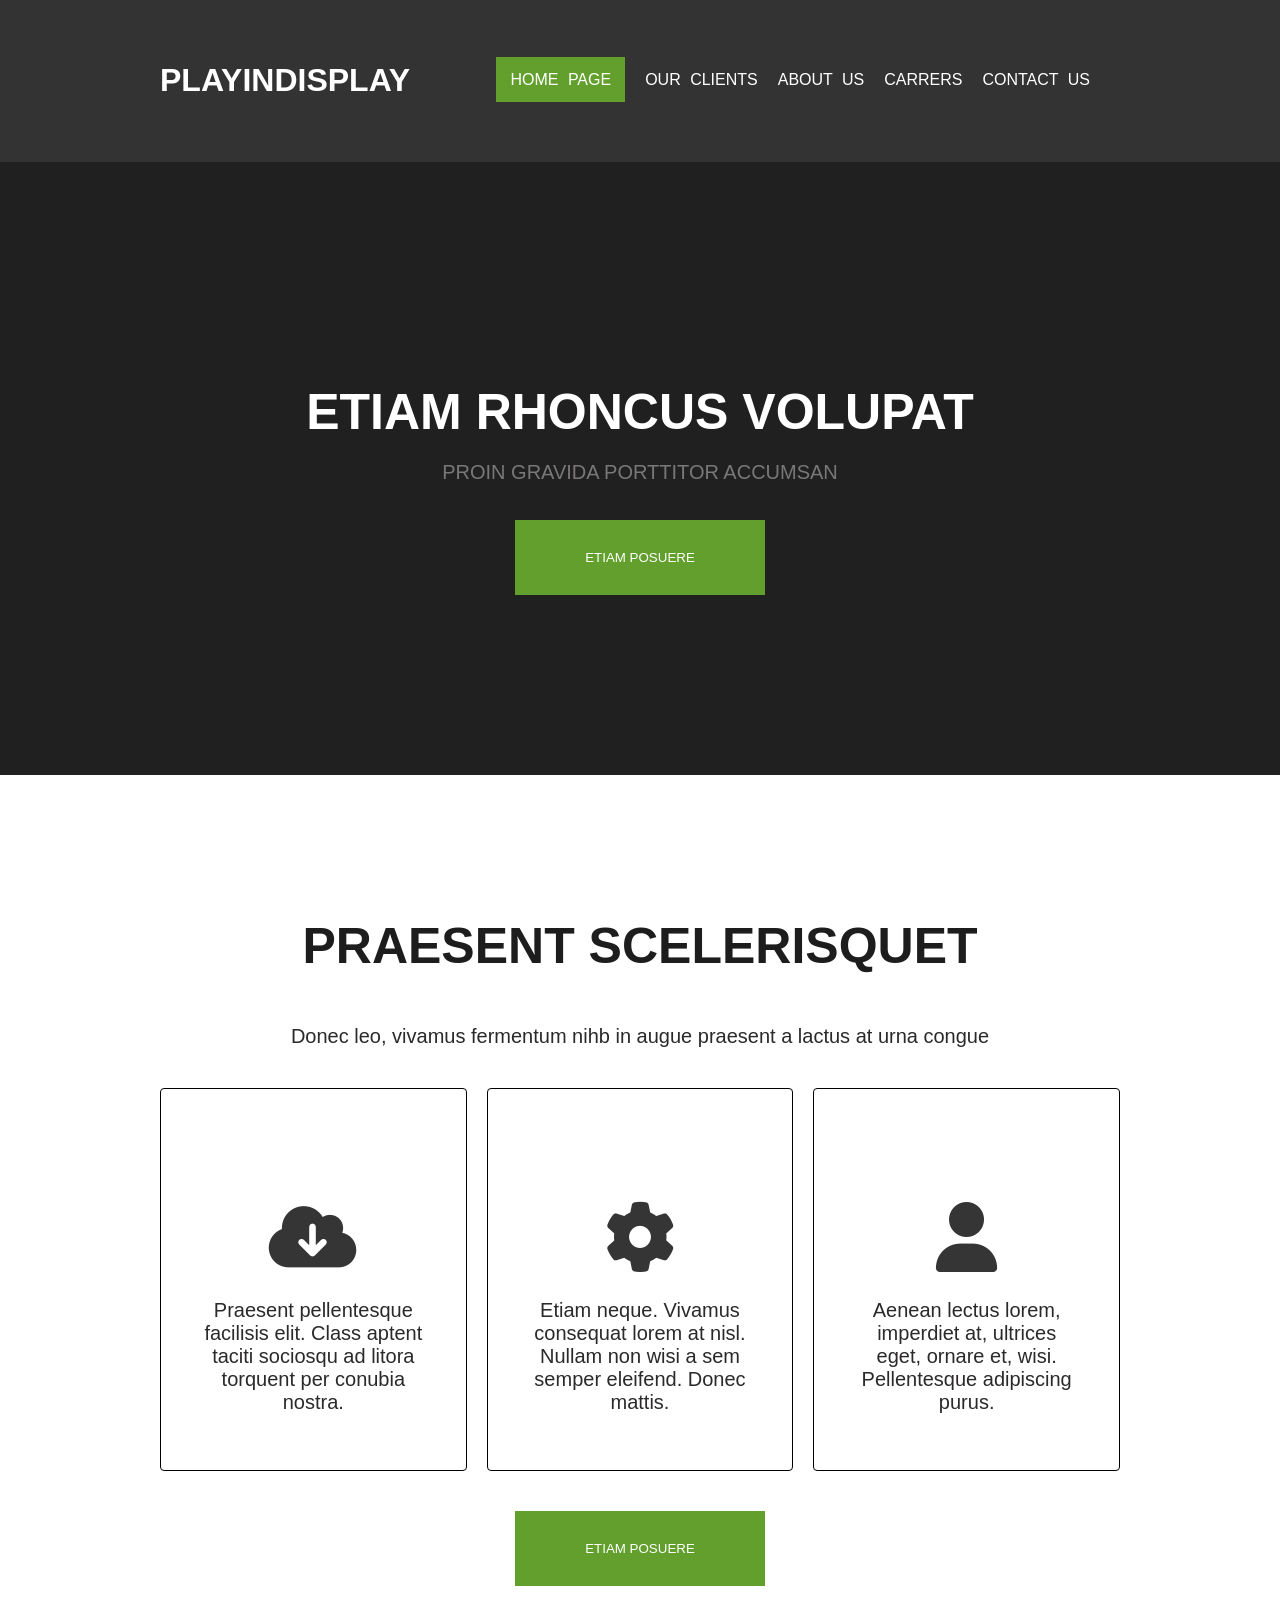
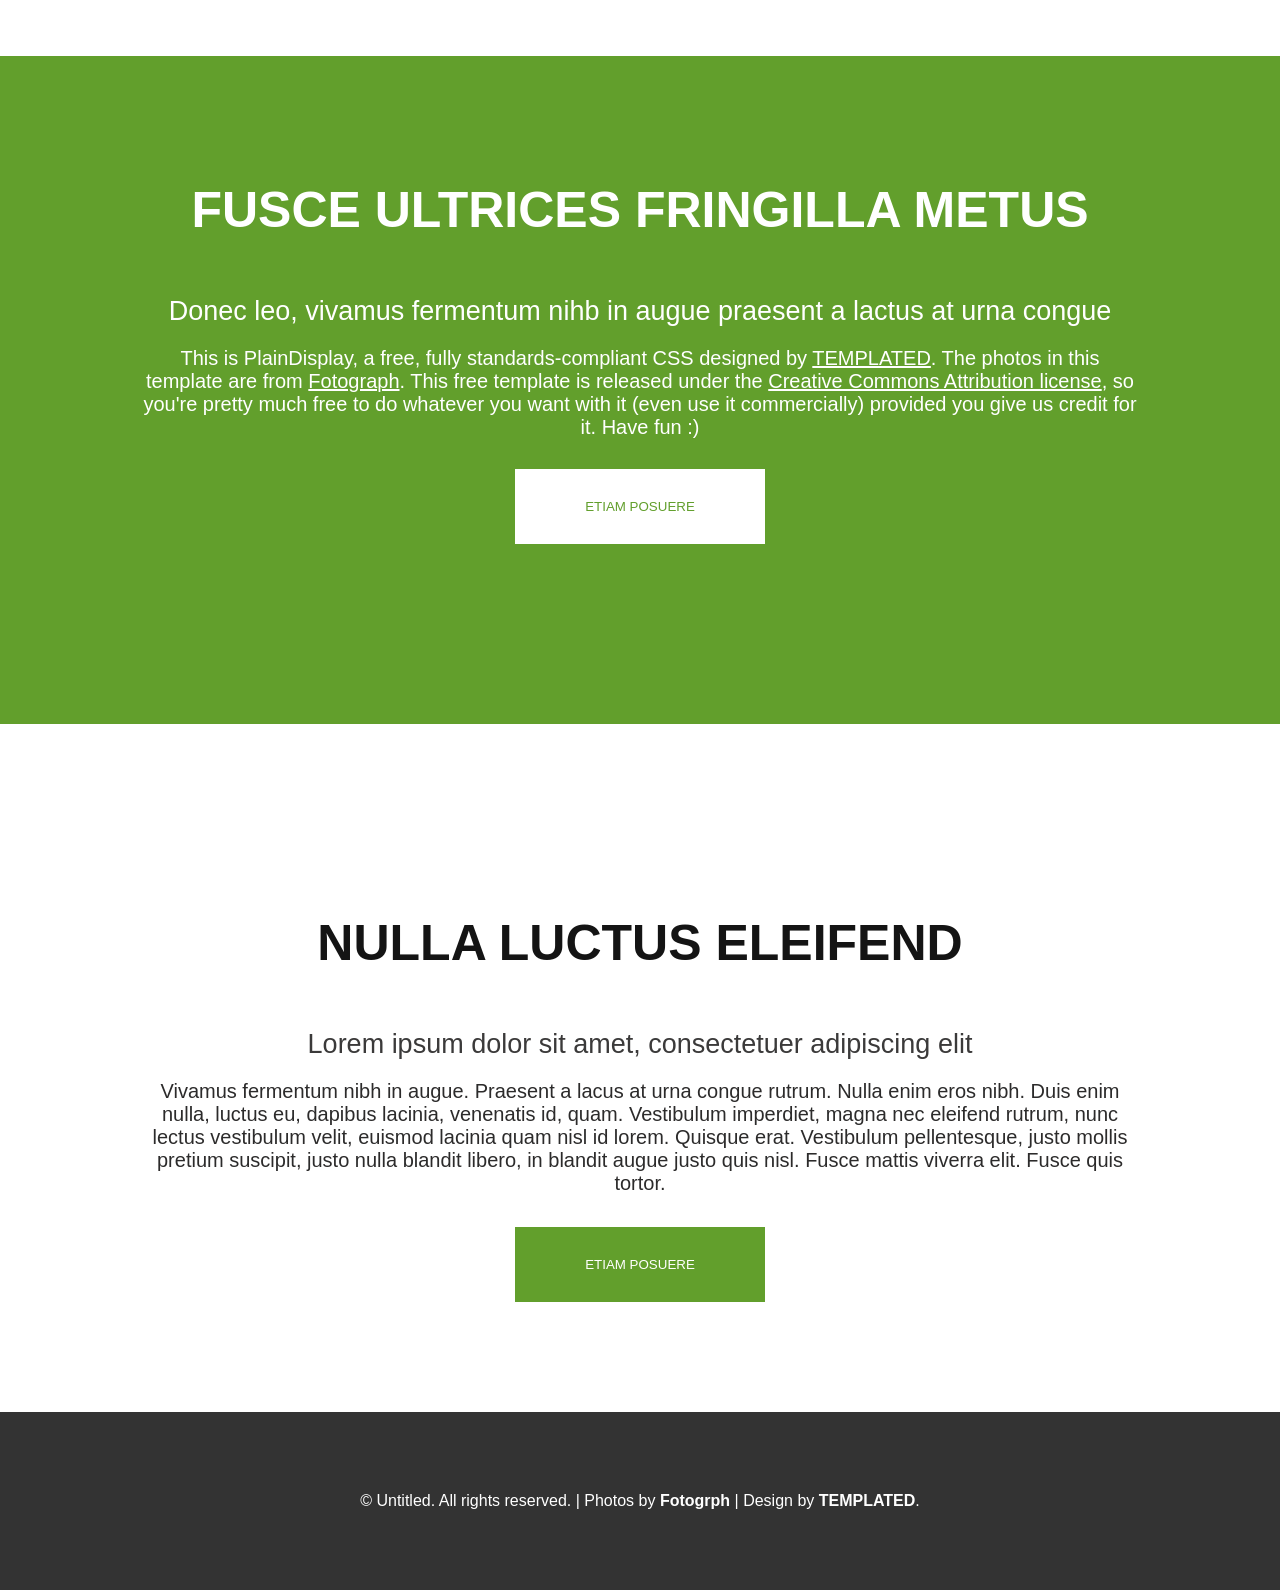
<file: Atividade_15_09/index.html>
<!DOCTYPE html>
<html lang="pt-br">
<head>
    <meta charset="UTF-8">
    <meta name="viewport" content="width=device-width, initial-scale=1.0">
    <title>PLAYINDISPLAY</title>
    <link rel="stylesheet" href="https://cdnjs.cloudflare.com/ajax/libs/font-awesome/6.5.1/css/all.min.css">
    <link rel="stylesheet" href="style.css">
</head>
    <body>
        <header id ="header">
            <div class = "container">
                <h1 id="titulo">PLAYINDISPLAY</h1>
                    <nav>
                        <ul>
                            <li class = "ativo"><a href="index.html">HOME PAGE</a></li>
                            <li><a href="index.html">OUR CLIENTS</a></li>
                            <li><a href="sobre.html">ABOUT US</a></li>
                            <li><a href="servicos.html">CARRERS</a></li>
                            <li><a href="contato.html">CONTACT US</a></li>
                        </ul>
                    </nav>
            </div>
        </header>
                   <!-- MAIN -->
        <main>
            <section class="parte-preto-escuro">
            <div class="container-secao">
                <h2>ETIAM RHONCUS VOLUPAT</h2>
                <p>PROIN GRAVIDA PORTTITOR ACCUMSAN</p>

                <button class="botao">ETIAM POSUERE</button>
            </div>
            </section>

            <section class="parte-branca1">
            <div class="container-secao">
                <h2>PRAESENT SCELERISQUET</h2>
                <p>Donec leo, vivamus fermentum nihb in augue praesent a lactus at urna congue</p>
                <table>
                    <tr>
                        <td>
                            <p><i class="fas fa-cloud-download-alt"></i></p>
                            <p>Praesent pellentesque facilisis elit. Class aptent taciti sociosqu ad litora torquent per conubia nostra.</p>
                        </td>
                        <td>
                            <p><i class="fas fa-cog"></i></p>
                            <p> Etiam neque. Vivamus consequat lorem at nisl. Nullam non wisi a sem semper eleifend. Donec mattis.</p>
                        </td>
                        <td>
                            <p><i class="fas fa-user"></i></p>
                            <p>Aenean lectus lorem, imperdiet at, ultrices eget, ornare et, wisi. Pellentesque adipiscing purus.</p>
                        </td>
                    </tr>
                </table>
                <button class="botao">ETIAM POSUERE</button>
            </div>
            </section>

            <section class="parte-verde">
            <div class="container-secao">
                <h3>FUSCE ULTRICES FRINGILLA METUS</h3>
                <p class = "subtitulo">Donec leo, vivamus fermentum nihb in augue praesent a lactus at urna congue</p>
                    <p>
                        This is PlainDisplay, a free, fully standards-compliant CSS designed by <a href="http://templated.co" target="_blank">TEMPLATED</a>.
                        The photos in this template are from <a href="http://fotogrph.com/" target="_blank">Fotograph</a>.
                        This free template is released under the <a href="http://creativecommons.org/licenses/by/3.0/" target="_blank">Creative Commons Attribution license</a>, 
                        so you're pretty much free to do whatever you want with it
                        (even use it commercially) provided you give us credit for it. Have fun :) 
                    </p>
                <button class="botao">ETIAM POSUERE</button>
            </div>
            </section>

            <section class="parte-branca2">
            <div class="container-secao">
                <h3>NULLA LUCTUS ELEIFEND</h3>
                <p class = "subtitulo">Lorem ipsum dolor sit amet, consectetuer adipiscing elit</p>
                    <p> 
                        Vivamus fermentum nibh in augue. Praesent a lacus at urna congue rutrum.
                        Nulla enim eros nibh. Duis enim nulla, luctus eu, dapibus lacinia, venenatis id, quam. 
                        Vestibulum imperdiet, magna nec eleifend rutrum, nunc lectus vestibulum velit, euismod lacinia quam nisl id lorem. 
                        Quisque erat. Vestibulum pellentesque, justo mollis pretium suscipit, justo nulla blandit libero,
                        in blandit augue justo quis nisl. Fusce mattis viverra elit. Fusce quis tortor.
                    </p>

                <button class="botao">ETIAM POSUERE</button>
            </div>
            </section>
        </main>
             <footer id="footer">
                <div class="container-footer">
                    <p>© Untitled. All rights reserved. | Photos by <strong>Fotogrph</strong> | Design by <strong>TEMPLATED</strong>.</p>
                </div>
             </footer>
    </body>
</html>
</file>
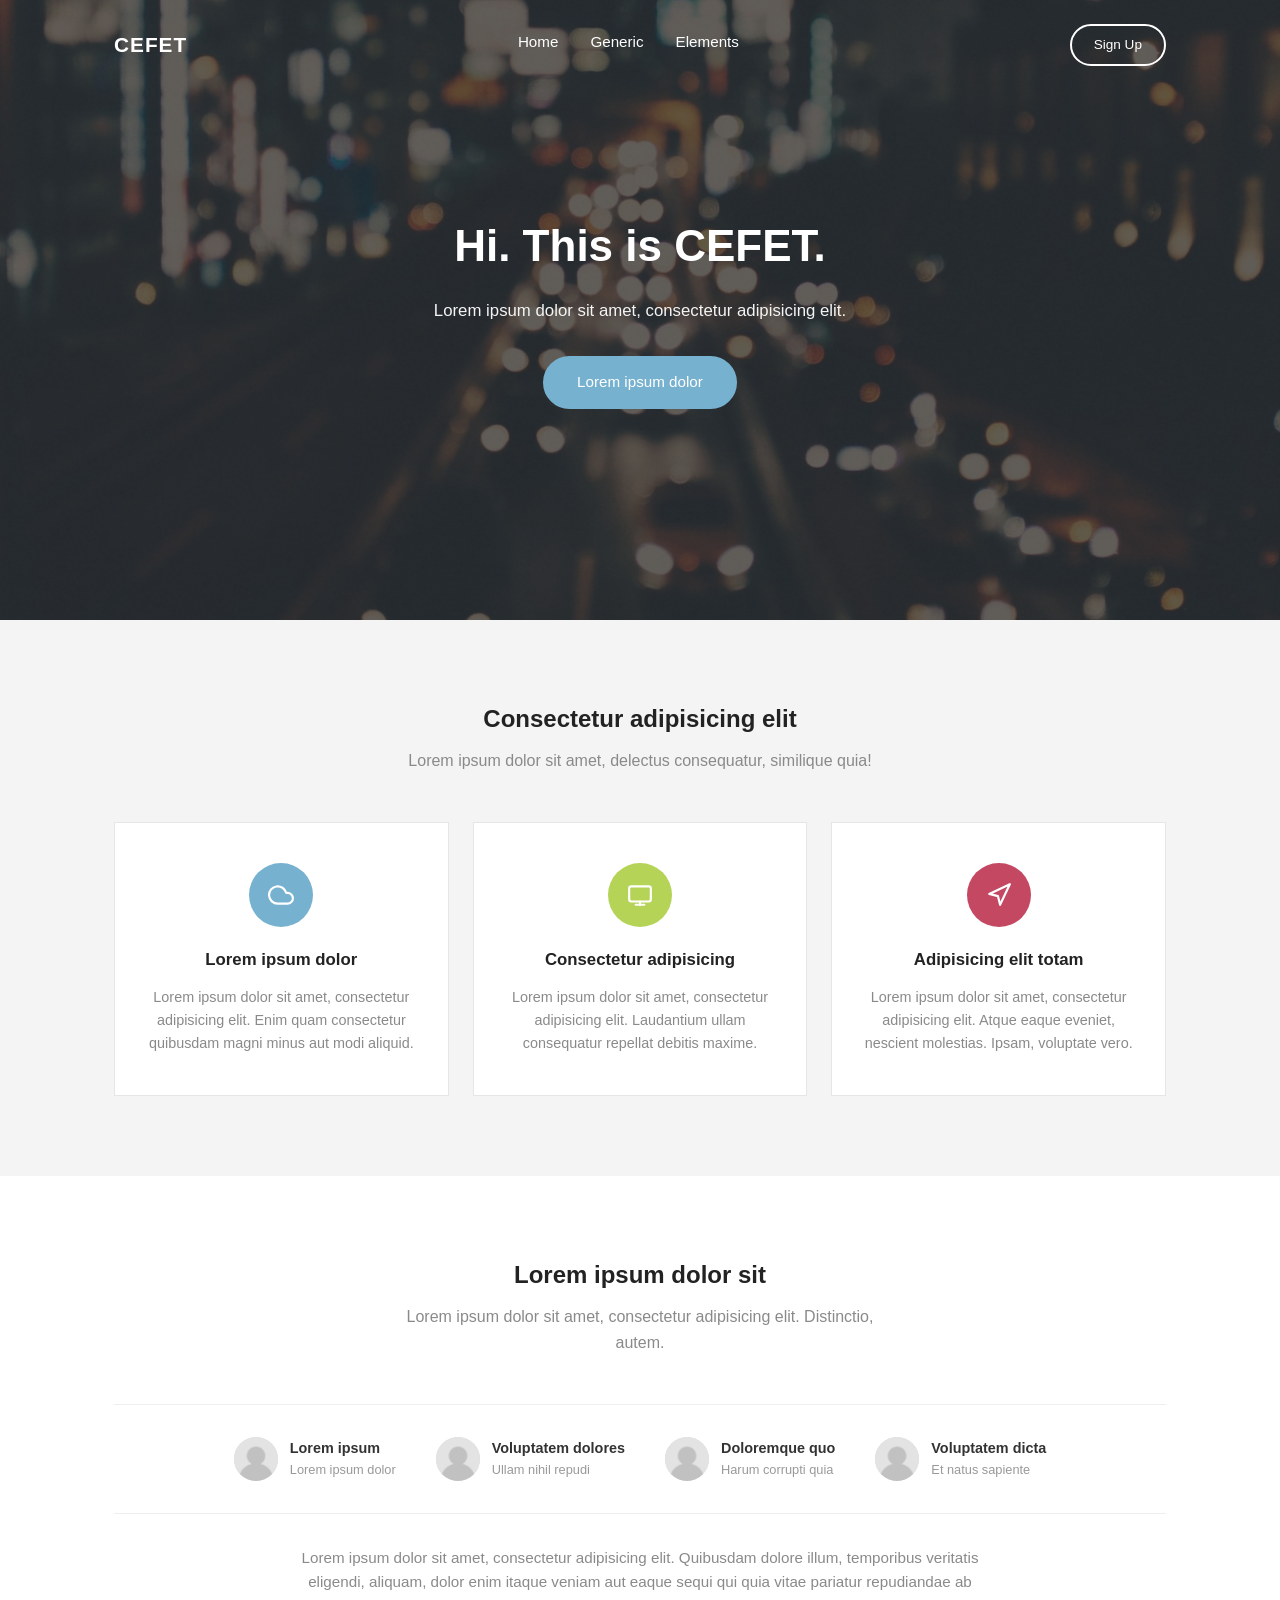
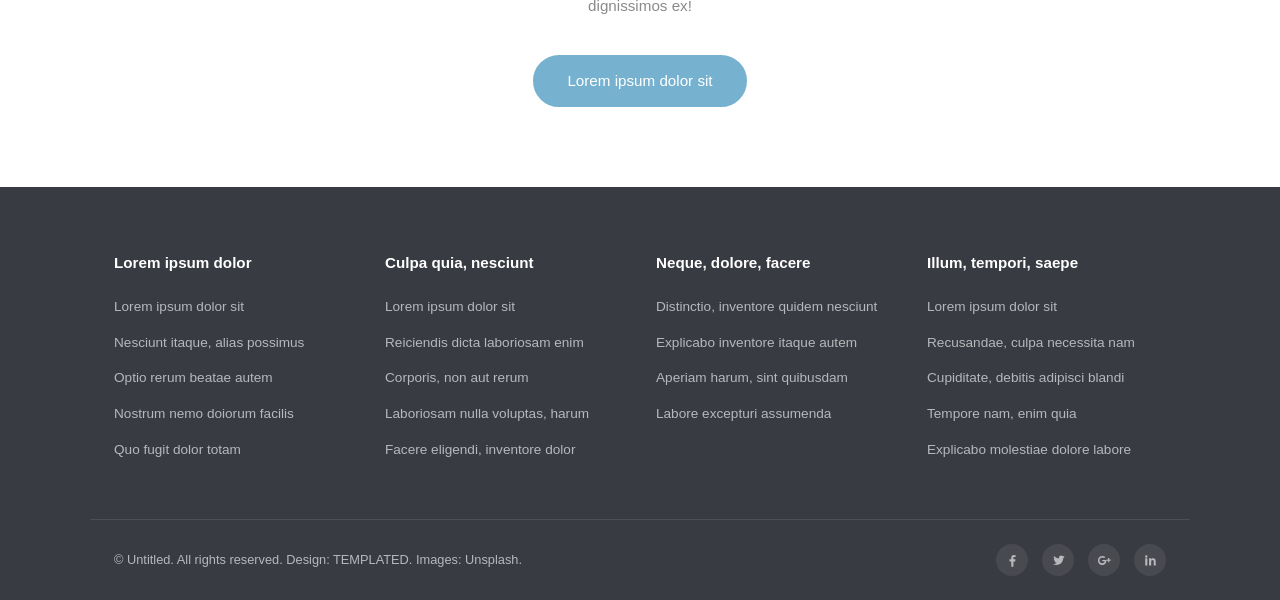
<file: FW09-09/index.html>
<!DOCTYPE html>
<html lang="pt-BR">
<head>
  <meta charset="UTF-8">
  <meta name="viewport" content="width=device-width, initial-scale=1.0">
  <title>CEFET | Hi. This is CEFET.</title>
  <style> 

:root {
  --cinza-claro: rgb(244, 244, 244);
  --cinza-escuro: rgb(57, 59, 66);
  --cinza-chumbo-fonte: rgb(71, 71, 71);
  --azul-claro: rgb(118, 178, 208);
  --verde-limao: rgb(181, 211, 86);
  --rosa: rgb(196, 72, 97);
  --branco: #ffffff;
}

* {
  margin: 0;
  padding: 0;
  box-sizing: border-box;
}

body {
  font-family: "Segoe UI", Helvetica, Arial, sans-serif;
  color: var(--cinza-chumbo-fonte);
  line-height: 1.6;
  background: var(--branco);
}

a {
  text-decoration: none;
  color: inherit;
}

ul {
  list-style: none;
}

.container {
  max-width: 1100px;
  margin: 0 auto;
  padding: 0 24px;
}

h1, h2, h3, h4 {
  font-weight: 700;
  color: #222;
}

.btn {
  display: inline-block;
  padding: 12px 32px;
  border: 2px solid var(--branco);
  color: var(--branco);
  font-size: 0.95rem;
  transition: background-color 0.25s ease, color 0.25s ease, transform 0.15s ease;
}

.btn--pill {
  border-radius: 999px;
}

.btn:hover {
  background-color: var(--branco);
  color: var(--cinza-escuro);
  transform: translateY(-2px);
}

.btn--accent {
  border-color: var(--azul-claro);
  background-color: var(--azul-claro);
}

.btn--accent:hover {
  background-color: transparent;
  color: var(--azul-claro);
}

/*CABEÇALHO*/
.topbar {
  position: absolute;
  top: 0;
  left: 0;
  width: 100%;
  z-index: 10;
  padding: 24px 0;
}

.topbar__inner {
  max-width: 1100px;
  margin: 0 auto;
  padding: 0 24px;
  display: flex;
  align-items: center;
  justify-content: space-between;
}

.logo {
  color: var(--branco);
  font-size: 1.3rem;
  font-weight: 700;
  letter-spacing: 1px;
}

.topnav {
  display: flex;
  gap: 32px;
}

.topnav a {
  color: var(--branco);
  font-size: 0.95rem;
  padding-bottom: 4px;
  border-bottom: 2px solid transparent;
  transition: border-color 0.2s ease;
}

.topnav a:hover {
  border-bottom-color: var(--branco);
}

.topbar .btn {
  padding: 8px 22px;
  font-size: 0.85rem;
}

.hero {
  position: relative;
  min-height: 620px;
  display: flex;
  align-items: center;
  justify-content: center;
  text-align: center;
  background-image: url("[data-uri]"), url("[data-uri]");
  background-repeat: repeat, no-repeat;
  background-size: auto, cover;
  background-position: center, center;
}

.hero__content {
  max-width: 560px;
  padding: 0 24px;
}

.hero h1 {
  color: var(--branco);
  font-size: 2.75rem;
  margin-bottom: 16px;
}

.hero p {
  color: var(--cinza-claro);
  font-size: 1.05rem;
  margin-bottom: 32px;
}

/* FUNDO CINZA CLARO */
.features {
  background-color: var(--cinza-claro);
  padding: 80px 0;
  text-align: center;
}

.section-sub {
  color: #8a8a8a;
  margin: 10px auto 48px;
  max-width: 480px;
}

.feature-grid {
  display: grid;
  grid-template-columns: repeat(3, 1fr);
  gap: 24px;
}

.feature-card {
  background-color: var(--branco);
  padding: 40px 28px;
  border: 1px solid #e6e6e6;
  transition: box-shadow 0.25s ease, transform 0.25s ease;
}

.feature-card:hover {
  box-shadow: 0 10px 24px rgba(0, 0, 0, 0.08);
  transform: translateY(-4px);
}

.feature-icon {
  display: inline-flex;
  align-items: center;
  justify-content: center;
  width: 64px;
  height: 64px;
  border-radius: 50%;
  color: var(--branco);
  font-size: 1.4rem;
  margin-bottom: 20px;
}

.feature-icon--blue { background-color: var(--azul-claro); }
.feature-icon--green { background-color: var(--verde-limao); }
.feature-icon--pink { background-color: var(--rosa); }

.feature-icon svg {
  width: 26px;
  height: 26px;
}

.feature-card h3 {
  font-size: 1.05rem;
  margin-bottom: 12px;
}

.feature-card p {
  font-size: 0.9rem;
  color: #8a8a8a;
}

/* DEPOIMENTOS */
.testimonials {
  padding: 80px 0;
  text-align: center;
}

.people {
  display: flex;
  justify-content: center;
  flex-wrap: wrap;
  gap: 40px;
  border-top: 1px solid #eee;
  border-bottom: 1px solid #eee;
  padding: 32px 0;
  margin-bottom: 32px;
}

.person {
  display: flex;
  align-items: center;
  gap: 12px;
  text-align: left;
}

.person img {
  width: 44px;
  height: 44px;
  border-radius: 50%;
  object-fit: cover;
  background-color: #ddd;
}

.person strong {
  display: block;
  font-size: 0.9rem;
  color: #333;
}

.person span {
  display: block;
  font-size: 0.8rem;
  color: #999;
}

blockquote {
  max-width: 700px;
  margin: 0 auto 36px;
  color: #8a8a8a;
  font-size: 0.95rem;
}

/*FOOTER*/
.site-footer {
  background-color: var(--cinza-escuro);
  color: #b7b8bc;
  padding: 64px 0 24px;
}

.footer-grid {
  display: grid;
  grid-template-columns: repeat(4, 1fr);
  gap: 32px;
  margin-bottom: 48px;
}

.footer-col h4 {
  color: var(--branco);
  font-size: 0.95rem;
  margin-bottom: 18px;
}

.footer-col li {
  margin-bottom: 10px;
}

.footer-col a {
  font-size: 0.85rem;
  transition: color 0.2s ease;
}

.footer-col a:hover {
  color: var(--branco);
}

.footer-bottom {
  display: flex;
  align-items: center;
  justify-content: space-between;
  flex-wrap: wrap;
  gap: 16px;
  border-top: 1px solid rgba(255, 255, 255, 0.1);
  padding-top: 24px;
  font-size: 0.8rem;
}

.social-icons {
  display: flex;
  gap: 14px;
}

.social-icons a {
  width: 32px;
  height: 32px;
  display: inline-flex;
  align-items: center;
  justify-content: center;
  border-radius: 50%;
  background-color: rgba(255, 255, 255, 0.08);
  color: #b7b8bc;
  transition: background-color 0.2s ease, transform 0.2s ease, color 0.2s ease;
}

.social-icons a svg {
  width: 15px;
  height: 15px;
}

.social-icons a:hover {
  color: var(--branco);
}

.social-icons a:hover {
  transform: translateY(-2px);
}

.social-icons a:nth-child(1):hover { background-color: #3b5998; }
.social-icons a:nth-child(2):hover { background-color: #1da1f2; }
.social-icons a:nth-child(3):hover { background-color: var(--rosa); }
.social-icons a:nth-child(4):hover { background-color: #0077b5; }

/*Responsivo*/
@media (max-width: 700px) {
  .topnav { display: none; }
  .feature-grid { grid-template-columns: 1fr; }
  .footer-grid { grid-template-columns: repeat(2, 1fr); }
  .hero h1 { font-size: 2rem; }
}

</style>
</head>
<body>

  <header class="topbar">
    <div class="topbar__inner">
      <a href="#" class="logo">CEFET</a>
      <nav class="topnav" aria-label="Navegação principal">
        <a href="#">Home</a>
        <a href="#">Generic</a>
        <a href="#">Elements</a>
      </nav>
      <a href="#" class="btn btn--pill">Sign Up</a>
    </div>
  </header>

  <main>
    <section class="hero">
      <div class="hero__content">
        <h1>Hi. This is CEFET.</h1>
        <p>Lorem ipsum dolor sit amet, consectetur adipisicing elit.</p>
        <a href="#" class="btn btn--pill btn--accent">Lorem ipsum dolor</a>
      </div>
    </section>

    <section class="features">
      <div class="container">
        <h2>Consectetur adipisicing elit</h2>
        <p class="section-sub">Lorem ipsum dolor sit amet, delectus consequatur, similique quia!</p>

        <div class="feature-grid">
          <article class="feature-card">
            <span class="feature-icon feature-icon--blue" aria-hidden="true">
              <svg viewBox="0 0 24 24" fill="none" stroke="currentColor" stroke-width="2" stroke-linecap="round" stroke-linejoin="round"><path d="M18 10h-1.26A8 8 0 1 0 9 20h9a5 5 0 0 0 0-10z"/></svg>
            </span>
            <h3>Lorem ipsum dolor</h3>
            <p>Lorem ipsum dolor sit amet, consectetur adipisicing elit. Enim quam consectetur quibusdam magni minus aut modi aliquid.</p>
          </article>

          <article class="feature-card">
            <span class="feature-icon feature-icon--green" aria-hidden="true">
              <svg viewBox="0 0 24 24" fill="none" stroke="currentColor" stroke-width="2" stroke-linecap="round" stroke-linejoin="round"><rect x="2" y="4" width="20" height="14" rx="2"/><line x1="8" y1="21" x2="16" y2="21"/><line x1="12" y1="18" x2="12" y2="21"/></svg>
            </span>
            <h3>Consectetur adipisicing</h3>
            <p>Lorem ipsum dolor sit amet, consectetur adipisicing elit. Laudantium ullam consequatur repellat debitis maxime.</p>
          </article>

          <article class="feature-card">
            <span class="feature-icon feature-icon--pink" aria-hidden="true">
              <svg viewBox="0 0 24 24" fill="none" stroke="currentColor" stroke-width="2" stroke-linecap="round" stroke-linejoin="round"><polygon points="3 11 22 2 13 21 11 13 3 11"/></svg>
            </span>
            <h3>Adipisicing elit totam</h3>
            <p>Lorem ipsum dolor sit amet, consectetur adipisicing elit. Atque eaque eveniet, nescient molestias. Ipsam, voluptate vero.</p>
          </article>
        </div>
      </div>
    </section>

    <section class="testimonials">
      <div class="container">
        <h2>Lorem ipsum dolor sit</h2>
        <p class="section-sub">Lorem ipsum dolor sit amet, consectetur adipisicing elit. Distinctio, autem.</p>

        <ul class="people">
          <li class="person">
            <img src="[data-uri]" alt="Foto de perfil de Lorem Ipsum">
            <div>
              <strong>Lorem ipsum</strong>
              <span>Lorem ipsum dolor</span>
            </div>
          </li>
          <li class="person">
            <img src="[data-uri]" alt="Foto de perfil de Voluptatem Dolores">
            <div>
              <strong>Voluptatem dolores</strong>
              <span>Ullam nihil repudi</span>
            </div>
          </li>
          <li class="person">
            <img src="[data-uri]" alt="Foto de perfil de Doloremque Quo">
            <div>
              <strong>Doloremque quo</strong>
              <span>Harum corrupti quia</span>
            </div>
          </li>
          <li class="person">
            <img src="[data-uri]" alt="Foto de perfil de Voluptatem Dicta">
            <div>
              <strong>Voluptatem dicta</strong>
              <span>Et natus sapiente</span>
            </div>
          </li>
        </ul>

        <blockquote>
          Lorem ipsum dolor sit amet, consectetur adipisicing elit. Quibusdam dolore illum, temporibus veritatis eligendi, aliquam,
          dolor enim itaque veniam aut eaque sequi qui quia vitae pariatur repudiandae ab dignissimos ex!
        </blockquote>

        <a href="#" class="btn btn--pill btn--accent">Lorem ipsum dolor sit</a>
      </div>
    </section>
  </main>

  <footer class="site-footer">
    <div class="container footer-grid">
      <div class="footer-col">
        <h4>Lorem ipsum dolor</h4>
        <ul>
          <li><a href="#">Lorem ipsum dolor sit</a></li>
          <li><a href="#">Nesciunt itaque, alias possimus</a></li>
          <li><a href="#">Optio rerum beatae autem</a></li>
          <li><a href="#">Nostrum nemo doiorum facilis</a></li>
          <li><a href="#">Quo fugit dolor totam</a></li>
        </ul>
      </div>
      <div class="footer-col">
        <h4>Culpa quia, nesciunt</h4>
        <ul>
          <li><a href="#">Lorem ipsum dolor sit</a></li>
          <li><a href="#">Reiciendis dicta laboriosam enim</a></li>
          <li><a href="#">Corporis, non aut rerum</a></li>
          <li><a href="#">Laboriosam nulla voluptas, harum</a></li>
          <li><a href="#">Facere eligendi, inventore dolor</a></li>
        </ul>
      </div>
      <div class="footer-col">
        <h4>Neque, dolore, facere</h4>
        <ul>
          <li><a href="#">Distinctio, inventore quidem nesciunt</a></li>
          <li><a href="#">Explicabo inventore itaque autem</a></li>
          <li><a href="#">Aperiam harum, sint quibusdam</a></li>
          <li><a href="#">Labore excepturi assumenda</a></li>
        </ul>
      </div>
      <div class="footer-col">
        <h4>Illum, tempori, saepe</h4>
        <ul>
          <li><a href="#">Lorem ipsum dolor sit</a></li>
          <li><a href="#">Recusandae, culpa necessita nam</a></li>
          <li><a href="#">Cupiditate, debitis adipisci blandi</a></li>
          <li><a href="#">Tempore nam, enim quia</a></li>
          <li><a href="#">Explicabo molestiae dolore labore</a></li>
        </ul>
      </div>
    </div>

    <div class="footer-bottom container">
      <p>&copy; Untitled. All rights reserved. Design: TEMPLATED. Images: Unsplash.</p>
      <div class="social-icons">
        <a href="#" aria-label="Facebook">
          <svg viewBox="0 0 24 24" fill="currentColor"><path d="M13.5 22v-8.5h2.85l.43-3.31H13.5V8.06c0-.96.27-1.61 1.64-1.61h1.75V3.5c-.3-.04-1.35-.13-2.57-.13-2.54 0-4.28 1.55-4.28 4.4v2.42H7.19v3.31h2.85V22z"/></svg>
        </a>
        <a href="#" aria-label="Twitter">
          <svg viewBox="0 0 24 24" fill="currentColor"><path d="M22 5.9c-.68.3-1.4.5-2.16.6a3.8 3.8 0 0 0 1.66-2.1 7.6 7.6 0 0 1-2.4.92 3.77 3.77 0 0 0-6.42 3.44A10.7 10.7 0 0 1 4.9 4.8a3.77 3.77 0 0 0 1.17 5.03c-.6-.02-1.17-.19-1.67-.46v.05a3.78 3.78 0 0 0 3.02 3.7c-.55.15-1.13.17-1.68.06a3.78 3.78 0 0 0 3.53 2.62A7.57 7.57 0 0 1 3 17.4a10.68 10.68 0 0 0 5.79 1.7c6.95 0 10.75-5.76 10.75-10.75 0-.16 0-.33-.01-.49A7.7 7.7 0 0 0 22 5.9z"/></svg>
        </a>
        <a href="#" aria-label="Google Plus">
          <svg viewBox="0 0 24 24" fill="currentColor"><path d="M8.4 10.9v2.4h4.1c-.17 1.06-1.24 3.1-4.1 3.1-2.47 0-4.48-2.04-4.48-4.55S5.93 7.3 8.4 7.3c1.4 0 2.34.6 2.88 1.11l1.96-1.9C11.96 5.4 10.36 4.7 8.4 4.7 4.6 4.7 1.5 7.8 1.5 11.85s3.1 7.15 6.9 7.15c3.98 0 6.63-2.8 6.63-6.74 0-.45-.05-.8-.11-1.14H8.4zM19.5 10.4V8h-1.8v2.4h-2.4v1.8h2.4v2.4h1.8v-2.4h2.4v-1.8z"/></svg>
        </a>
        <a href="#" aria-label="LinkedIn">
          <svg viewBox="0 0 24 24" fill="currentColor"><path d="M6.94 8.5H3.56V20h3.38zM5.25 3.5a1.96 1.96 0 1 0 0 3.92 1.96 1.96 0 0 0 0-3.92zM20.5 20h-3.38v-5.6c0-1.34-.02-3.06-1.86-3.06-1.87 0-2.16 1.46-2.16 2.96V20H9.72V8.5h3.24v1.57h.05c.45-.85 1.56-1.75 3.2-1.75 3.42 0 4.05 2.25 4.05 5.18z"/></svg>
        </a>
      </div>
    </div>
  </footer>

</body>
</html>
</file>
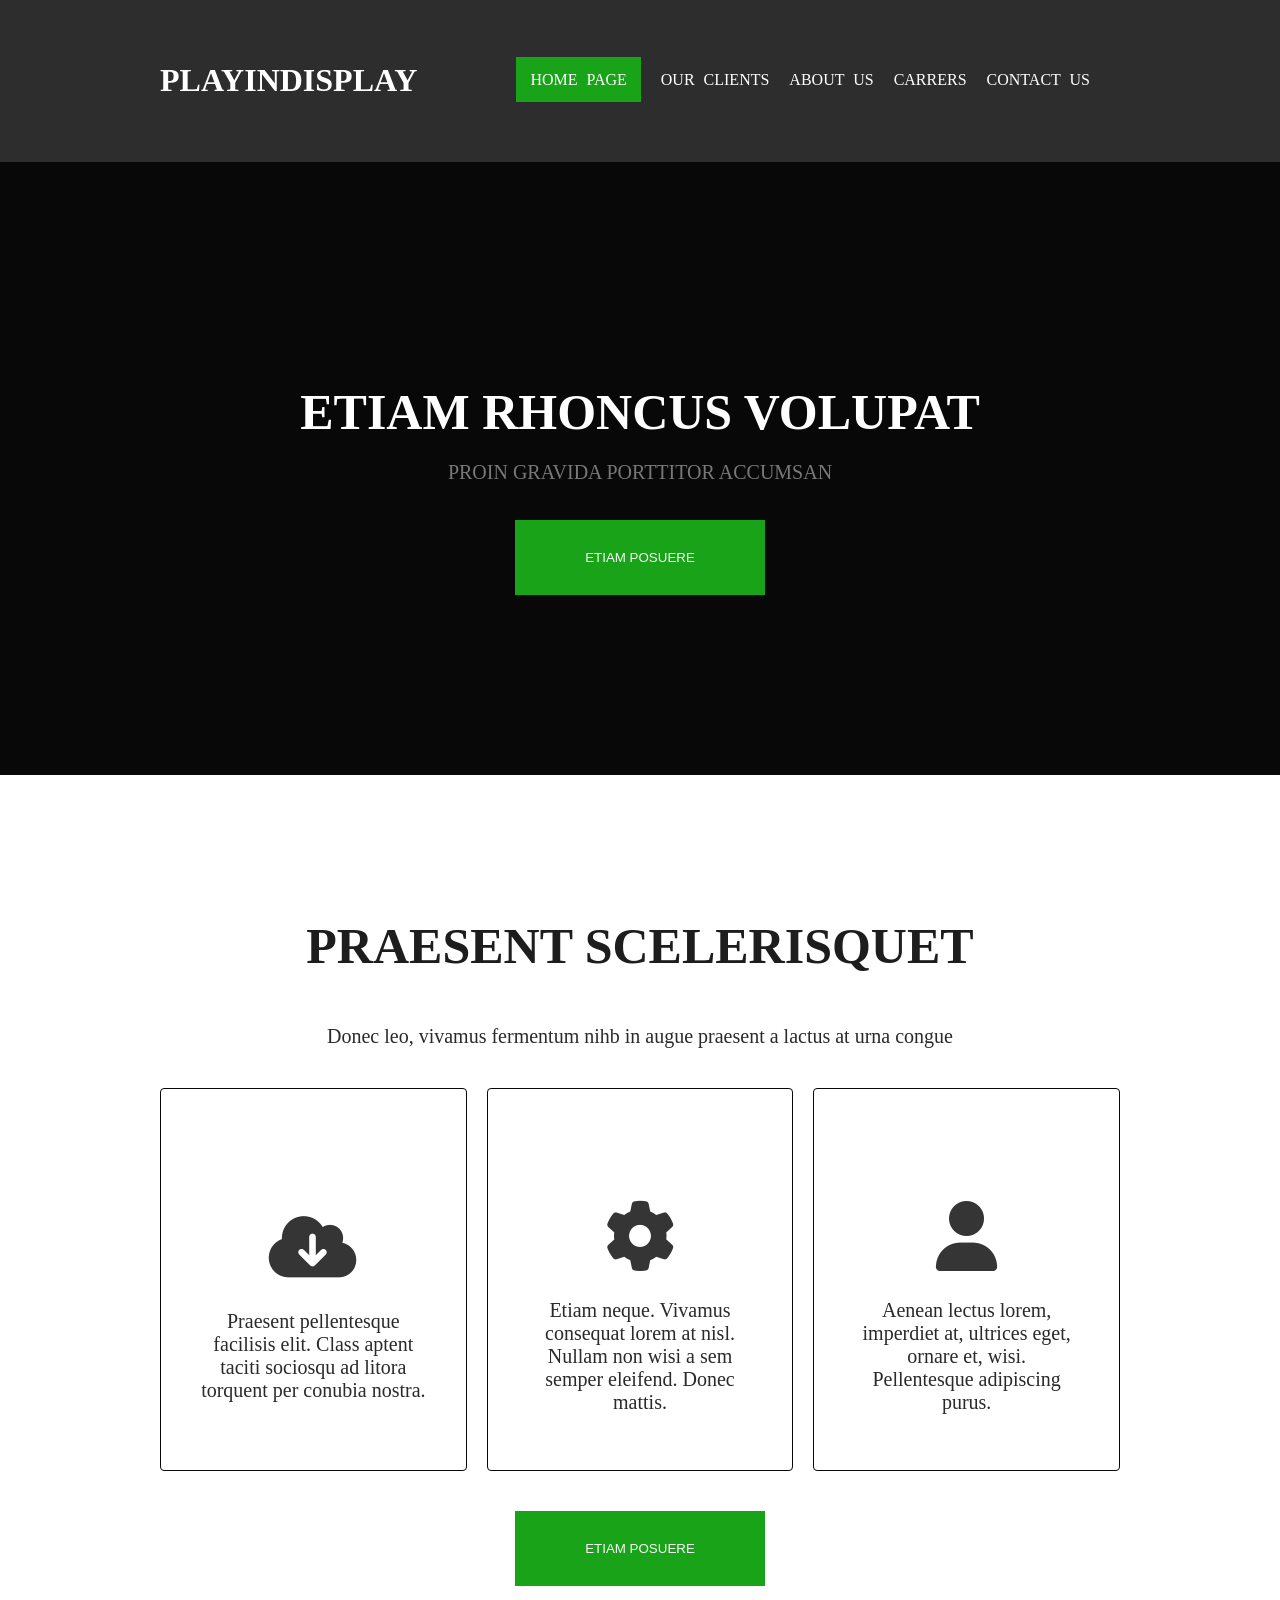
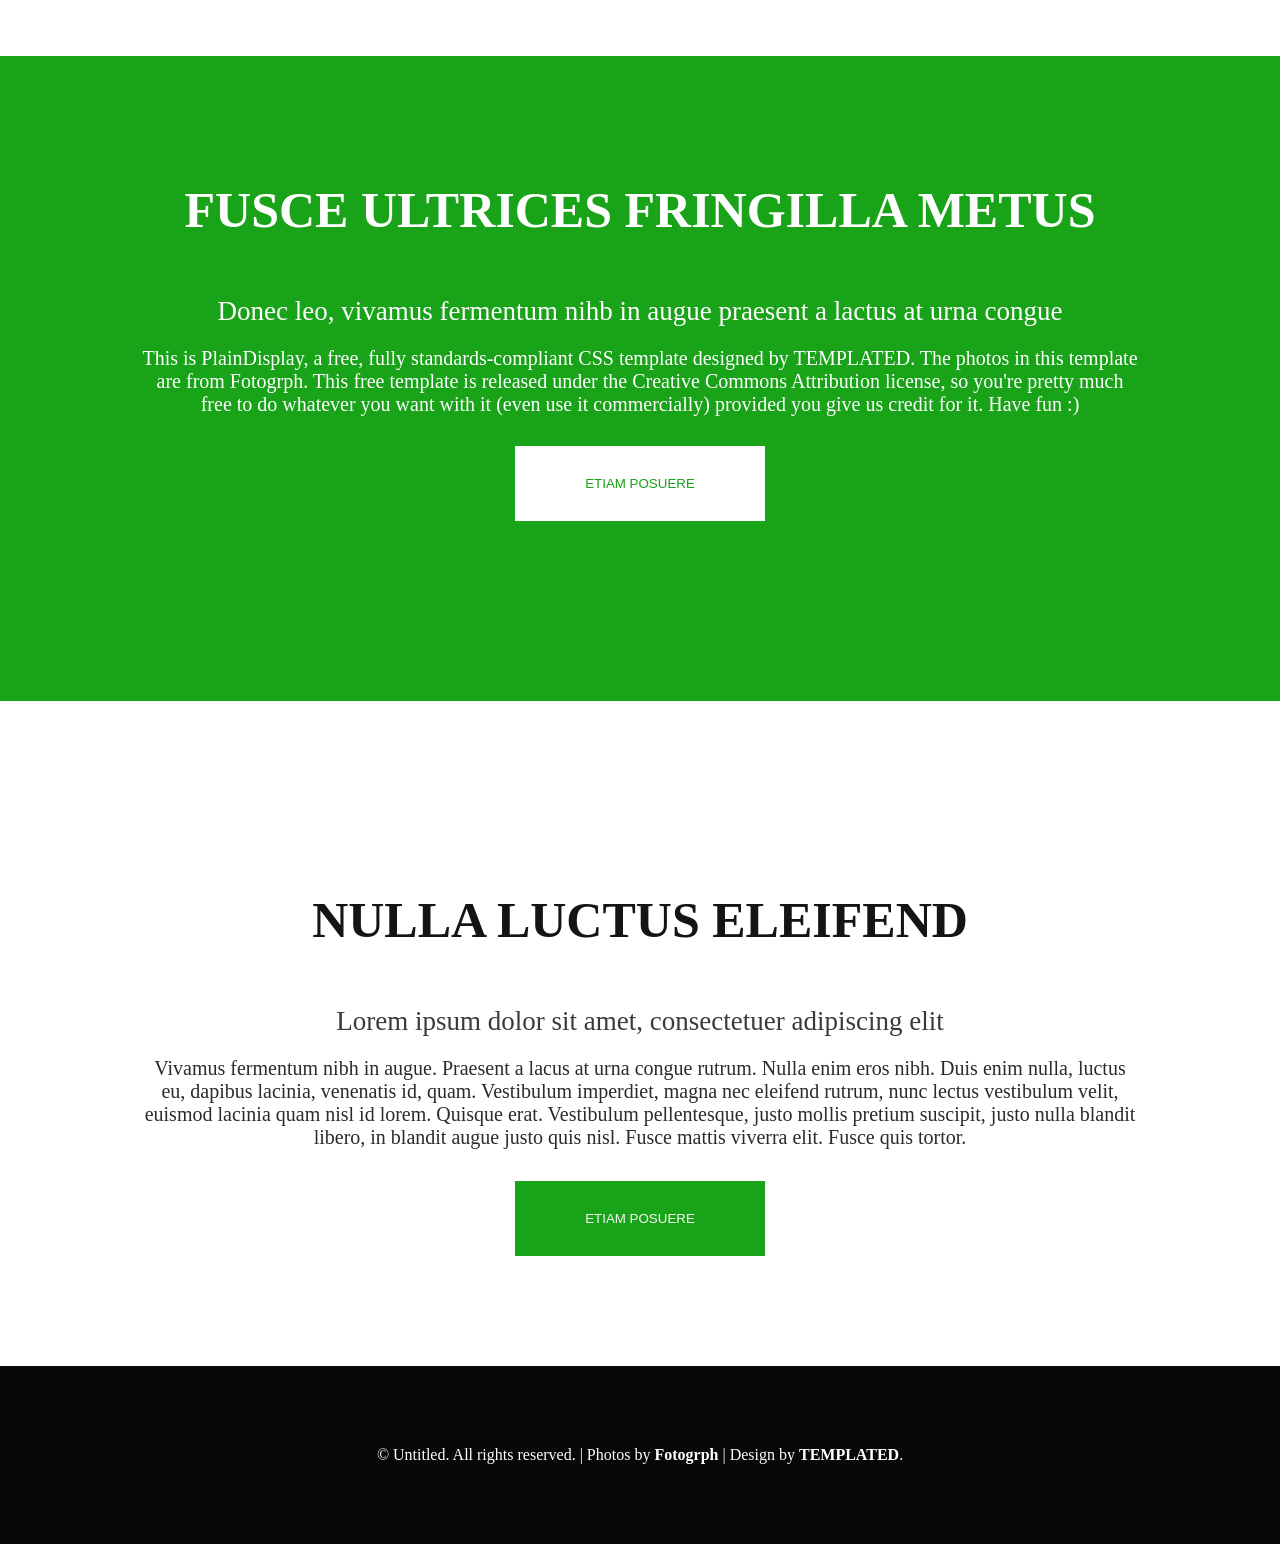
<file: FW15-09/index.html>
<!DOCTYPE html>
<html lang="pt-br">
<head>
    <meta charset="UTF-8">
    <meta name="viewport" content="width=device-width, initial-scale=1.0">
    <title>PLAYINDISPLAY</title>
    <link rel="stylesheet" href="https://cdnjs.cloudflare.com/ajax/libs/font-awesome/6.5.1/css/all.min.css">
    <link rel="stylesheet" href="style.css">
</head>
    <body>
        <header id ="header">
            <div class = "container">
                <h1 id="titulo">PLAYINDISPLAY</h1>
                    <nav>
                        <ul>
                            <li class = "ativo"><a href="index.html">HOME PAGE</a></li>
                            <li><a href="index.html">OUR CLIENTS</a></li>
                            <li><a href="sobre.html">ABOUT US</a></li>
                            <li><a href="servicos.html">CARRERS</a></li>
                            <li><a href="contato.html">CONTACT US</a></li>
                        </ul>
                    </nav>
            </div>
        </header>
                   <!-- MAIN -->
        <main>
            <section class="parte-preto-escuro">
            <div class="container-secao">
                <h2>ETIAM RHONCUS VOLUPAT</h2>
                <p>PROIN GRAVIDA PORTTITOR ACCUMSAN</p>

                <button class="botao">ETIAM POSUERE</button>
            </div>
            </section>

            <section class="parte-branca1">
            <div class="container-secao">
                <h2>PRAESENT SCELERISQUET</h2>
                <p>Donec leo, vivamus fermentum nihb in augue praesent a lactus at urna congue</p>
                <table>
                    <tr>
                        <td>
                            <p><i class="fas fa-cloud-download-alt"></i></p>
                            <p>Praesent pellentesque facilisis elit. Class aptent taciti sociosqu ad litora torquent per conubia nostra.</p>
                        </td>
                        <td>
                            <p><i class="fas fa-cog"></i></p>
                            <p> Etiam neque. Vivamus consequat lorem at nisl. Nullam non wisi a sem semper eleifend. Donec mattis.</p>
                        </td>
                        <td>
                            <p><i class="fas fa-user"></i></p>
                            <p>Aenean lectus lorem, imperdiet at, ultrices eget, ornare et, wisi. Pellentesque adipiscing purus.</p>
                        </td>
                    </tr>
                </table>
                <button class="botao">ETIAM POSUERE</button>
            </div>
            </section>

            <section class="parte-verde">
            <div class="container-secao">
                <h3>FUSCE ULTRICES FRINGILLA METUS</h3>
                <p class = "subtitulo">Donec leo, vivamus fermentum nihb in augue praesent a lactus at urna congue</p>
                    <p>
                        This is PlainDisplay, a free, fully standards-compliant CSS template designed by TEMPLATED.
                        The photos in this template are from Fotogrph.
                        This free template is released under the Creative Commons Attribution license, 
                        so you're pretty much free to do whatever you want with it
                        (even use it commercially) provided you give us credit for it. Have fun :) 
                    </p>
                <button class="botao">ETIAM POSUERE</button>
            </div>
            </section>

            <section class="parte-branca2">
            <div class="container-secao">
                <h3>NULLA LUCTUS ELEIFEND</h3>
                <p class = "subtitulo">Lorem ipsum dolor sit amet, consectetuer adipiscing elit</p>
                    <p> 
                        Vivamus fermentum nibh in augue. Praesent a lacus at urna congue rutrum.
                        Nulla enim eros nibh. Duis enim nulla, luctus eu, dapibus lacinia, venenatis id, quam. 
                        Vestibulum imperdiet, magna nec eleifend rutrum, nunc lectus vestibulum velit, euismod lacinia quam nisl id lorem. 
                        Quisque erat. Vestibulum pellentesque, justo mollis pretium suscipit, justo nulla blandit libero,
                        in blandit augue justo quis nisl. Fusce mattis viverra elit. Fusce quis tortor.
                    </p>

                <button class="botao">ETIAM POSUERE</button>
            </div>
            </section>
        </main>
             <footer id="footer">
                <div class="container-footer">
                    <p>© Untitled. All rights reserved. | Photos by <strong>Fotogrph</strong> | Design by <strong>TEMPLATED</strong>.</p>
                </div>
             </footer>
    </body>
</html>
</file>
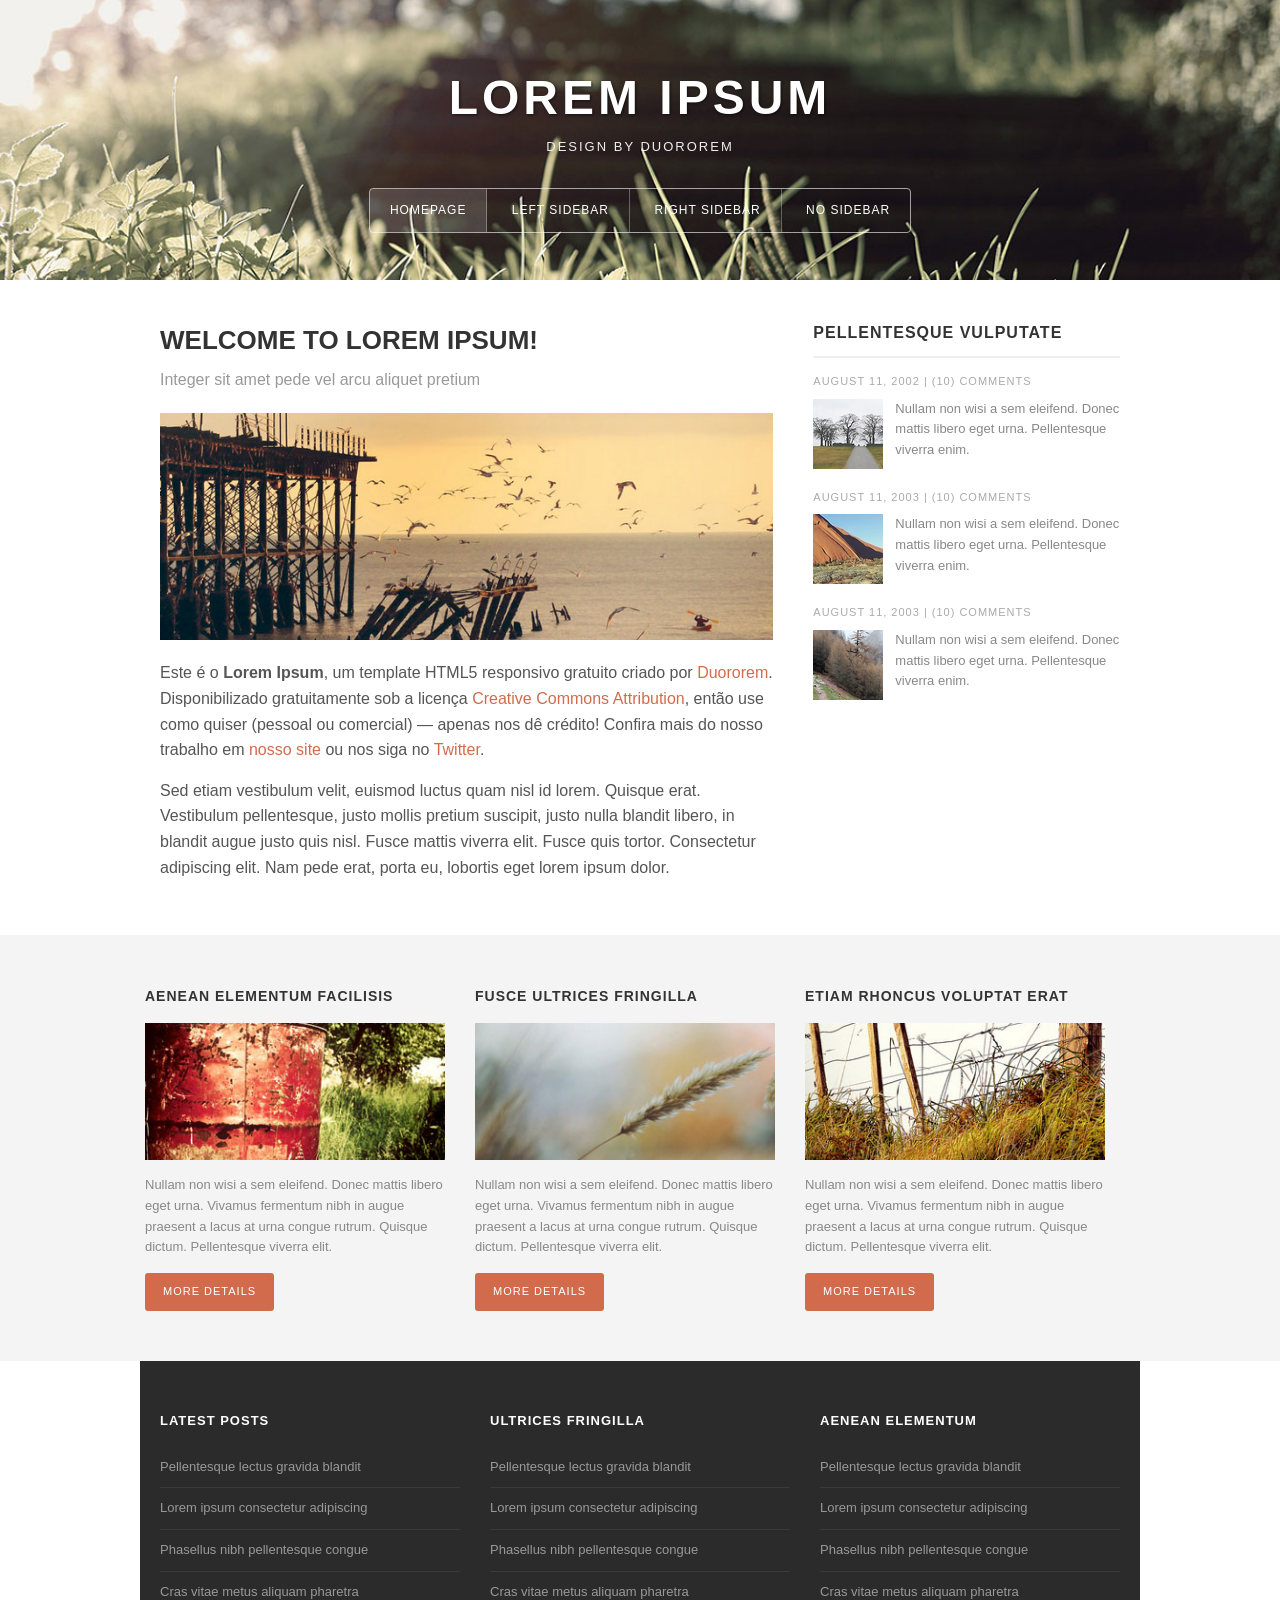
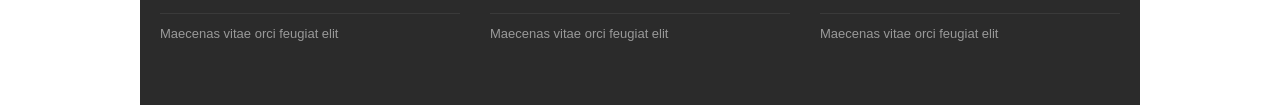
<file: FW16-09/index.html>
<!DOCTYPE html>
<html lang="pt-br">
<head>
  <meta charset="UTF-8">
  <title>Lorem Ipsum</title>
  <link rel="stylesheet" href="style.css">
</head>
<body>

  <!-- Cabeçalho / Banner -->
  <header class="banner">
    <div class="banner-content">
      <h1>LOREM IPSUM</h1>
      <p class="subtitle">DESIGN BY DUOROREM</p>
      <nav class="menu">
        <a href="#" class="active">HOMEPAGE</a>
        <a href="#">LEFT SIDEBAR</a>
        <a href="#">RIGHT SIDEBAR</a>
        <a href="#">NO SIDEBAR</a>
      </nav>
    </div>
  </header>

  <!-- Conteúdo principal + sidebar -->
  <div class="container">

    <main class="content">
      <h2>WELCOME TO LOREM IPSUM!</h2>
      <p class="lead">Integer sit amet pede vel arcu aliquet pretium</p>

      <img src="images/pic07.jpg" alt="Cais ao pôr do sol" class="featured-image">

      <p>
        Este é o <strong>Lorem Ipsum</strong>, um template HTML5 responsivo gratuito criado por
        <a href="#">Duororem</a>. Disponibilizado gratuitamente sob a licença
        <a href="#">Creative Commons Attribution</a>, então use como quiser (pessoal ou comercial)
        — apenas nos dê crédito! Confira mais do nosso trabalho em
        <a href="#">nosso site</a> ou nos siga no <a href="#">Twitter</a>.
      </p>
      <p>
        Sed etiam vestibulum velit, euismod luctus quam nisl id lorem. Quisque erat.
        Vestibulum pellentesque, justo mollis pretium suscipit, justo nulla blandit libero,
        in blandit augue justo quis nisl. Fusce mattis viverra elit. Fusce quis tortor.
        Consectetur adipiscing elit. Nam pede erat, porta eu, lobortis eget lorem ipsum dolor.
      </p>
    </main>

    <aside class="sidebar">
      <h3>PELLENTESQUE VULPUTATE</h3>

      <article class="post">
        <p class="meta">AUGUST 11, 2002 | (10) COMMENTS</p>
        <div class="post-body">
          <img src="images/pic04.jpg" alt="Miniatura">
          <p>Nullam non wisi a sem eleifend. Donec mattis libero eget urna. Pellentesque viverra enim.</p>
        </div>
      </article>

      <article class="post">
        <p class="meta">AUGUST 11, 2003 | (10) COMMENTS</p>
        <div class="post-body">
          <img src="images/pic05.jpg" alt="Miniatura">
          <p>Nullam non wisi a sem eleifend. Donec mattis libero eget urna. Pellentesque viverra enim.</p>
        </div>
      </article>

      <article class="post">
        <p class="meta">AUGUST 11, 2003 | (10) COMMENTS</p>
        <div class="post-body">
          <img src="images/pic06.jpg" alt="Miniatura">
          <p>Nullam non wisi a sem eleifend. Donec mattis libero eget urna. Pellentesque viverra enim.</p>
        </div>
      </article>
    </aside>

  </div>

  <!-- Seção de 3 colunas -->
  <section class="columns">

    <div class="column">
      <h4>AENEAN ELEMENTUM FACILISIS</h4>
      <img src="images/pic01.jpg" alt="Barril vermelho">
      <p>Nullam non wisi a sem eleifend. Donec mattis libero eget urna. Vivamus fermentum nibh in augue praesent a lacus at urna congue rutrum. Quisque dictum. Pellentesque viverra elit.</p>
      <a href="#" class="btn">MORE DETAILS</a>
    </div>

    <div class="column">
      <h4>FUSCE ULTRICES FRINGILLA</h4>
      <img src="images/pic02.jpg" alt="Espiga de trigo">
      <p>Nullam non wisi a sem eleifend. Donec mattis libero eget urna. Vivamus fermentum nibh in augue praesent a lacus at urna congue rutrum. Quisque dictum. Pellentesque viverra elit.</p>
      <a href="#" class="btn">MORE DETAILS</a>
    </div>

    <div class="column">
      <h4>ETIAM RHONCUS VOLUPTAT ERAT</h4>
      <img src="images/pic03.jpg" alt="Cerca de arame">
      <p>Nullam non wisi a sem eleifend. Donec mattis libero eget urna. Vivamus fermentum nibh in augue praesent a lacus at urna congue rutrum. Quisque dictum. Pellentesque viverra elit.</p>
      <a href="#" class="btn">MORE DETAILS</a>
    </div>

  </section>

  <!-- Rodapé -->
  <footer class="footer">

    <div class="footer-column">
      <h4>LATEST POSTS</h4>
      <ul>
        <li><a href="#">Pellentesque lectus gravida blandit</a></li>
        <li><a href="#">Lorem ipsum consectetur adipiscing</a></li>
        <li><a href="#">Phasellus nibh pellentesque congue</a></li>
        <li><a href="#">Cras vitae metus aliquam pharetra</a></li>
        <li><a href="#">Maecenas vitae orci feugiat elit</a></li>
      </ul>
    </div>

    <div class="footer-column">
      <h4>ULTRICES FRINGILLA</h4>
      <ul>
        <li><a href="#">Pellentesque lectus gravida blandit</a></li>
        <li><a href="#">Lorem ipsum consectetur adipiscing</a></li>
        <li><a href="#">Phasellus nibh pellentesque congue</a></li>
        <li><a href="#">Cras vitae metus aliquam pharetra</a></li>
        <li><a href="#">Maecenas vitae orci feugiat elit</a></li>
      </ul>
    </div>

    <div class="footer-column">
      <h4>AENEAN ELEMENTUM</h4>
      <ul>
        <li><a href="#">Pellentesque lectus gravida blandit</a></li>
        <li><a href="#">Lorem ipsum consectetur adipiscing</a></li>
        <li><a href="#">Phasellus nibh pellentesque congue</a></li>
        <li><a href="#">Cras vitae metus aliquam pharetra</a></li>
        <li><a href="#">Maecenas vitae orci feugiat elit</a></li>
      </ul>
    </div>

  </footer>

</body>
</html>
</file>
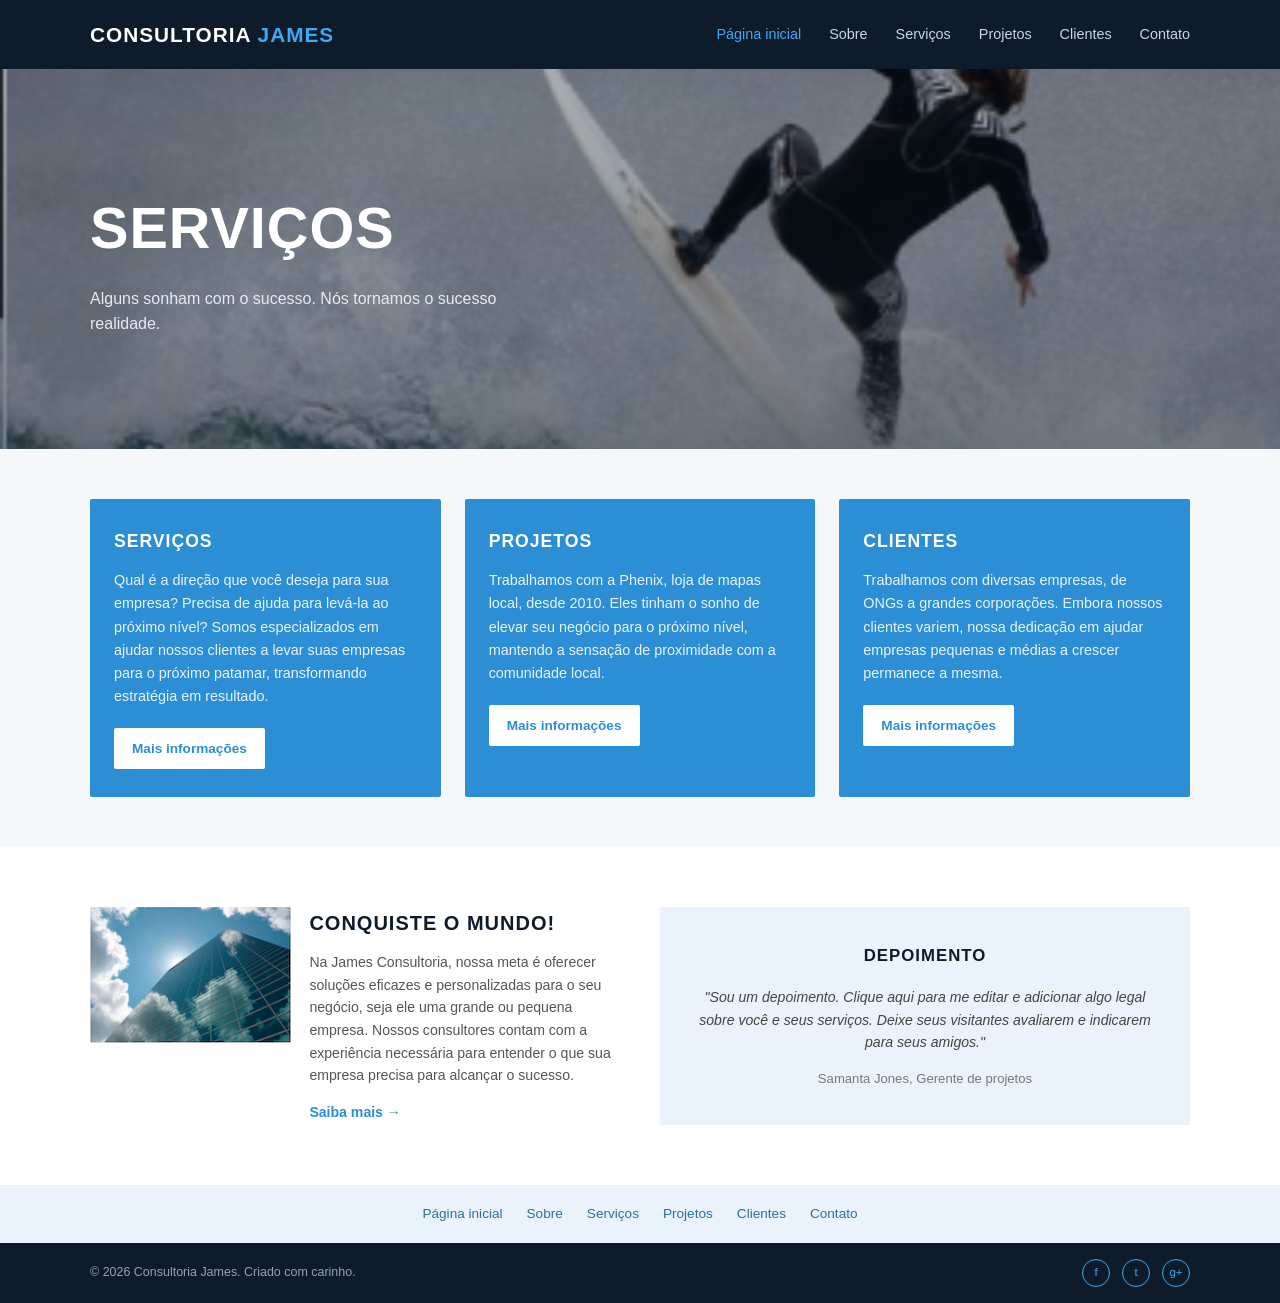
<file: FW17-09/index.html>
<!DOCTYPE html>
<html lang="pt-br">
<head>
<meta charset="UTF-8">
<meta name="viewport" content="width=device-width, initial-scale=1.0">
<title>Consultoria James</title>
<link rel="stylesheet" href="style.css">
</head>
<body>

  <header class="header">
    <div class="container">
      <div class="logo">CONSULTORIA <span>JAMES</span></div>

      <nav class="nav">
        <a href="#" class="active">Página inicial</a>
        <a href="#">Sobre</a>
        <a href="#">Serviços</a>
        <a href="#">Projetos</a>
        <a href="#">Clientes</a>
        <a href="#">Contato</a>
      </nav>
    </div>
  </header>

  <section class="hero">
    <div class="overlay"></div>
    <div class="container">
      <h1>SERVIÇOS</h1>
      <p>Alguns sonham com o sucesso. Nós tornamos o sucesso realidade.</p>
    </div>
  </section>

  <section class="cards">
    <div class="container">

      <div class="card">
        <h3>SERVIÇOS</h3>
        <p>Qual é a direção que você deseja para sua empresa? Precisa de ajuda para levá-la ao próximo nível? Somos especializados em ajudar nossos clientes a levar suas empresas para o próximo patamar, transformando estratégia em resultado.</p>
        <a href="#" class="btn">Mais informações</a>
      </div>

      <div class="card">
        <h3>PROJETOS</h3>
        <p>Trabalhamos com a Phenix, loja de mapas local, desde 2010. Eles tinham o sonho de elevar seu negócio para o próximo nível, mantendo a sensação de proximidade com a comunidade local.</p>
        <a href="#" class="btn">Mais informações</a>
      </div>

      <div class="card">
        <h3>CLIENTES</h3>
        <p>Trabalhamos com diversas empresas, de ONGs a grandes corporações. Embora nossos clientes variem, nossa dedicação em ajudar empresas pequenas e médias a crescer permanece a mesma.</p>
        <a href="#" class="btn">Mais informações</a>
      </div>

    </div>
  </section>

  <!-- ===== Conquiste o mundo + Depoimento lado a lado ===== -->
  <section class="about-quote">
    <div class="container">

      <div class="about-col">
        <div class="image">
          <img src="images/predio.png" alt="Edifício de vidro visto de baixo, refletindo o céu">
        </div>
        <div class="text">
          <h2>CONQUISTE O MUNDO!</h2>
          <p>Na James Consultoria, nossa meta é oferecer soluções eficazes e personalizadas para o seu negócio, seja ele uma grande ou pequena empresa. Nossos consultores contam com a experiência necessária para entender o que sua empresa precisa para alcançar o sucesso.</p>
          <a href="#" class="link">Saiba mais →</a>
        </div>
      </div>

      <div class="quote-col">
        <h2>DEPOIMENTO</h2>
        <blockquote>
          "Sou um depoimento. Clique aqui para me editar e adicionar algo legal sobre você e seus serviços. Deixe seus visitantes avaliarem e indicarem para seus amigos."
        </blockquote>
        <p class="author">Samanta Jones, Gerente de projetos</p>
      </div>

    </div>
  </section>

  <div class="footer-nav">
    <div class="container">
      <nav class="nav">
        <a href="#">Página inicial</a>
        <a href="#">Sobre</a>
        <a href="#">Serviços</a>
        <a href="#">Projetos</a>
        <a href="#">Clientes</a>
        <a href="#">Contato</a>
      </nav>
    </div>
  </div>

  <footer class="footer-bottom">
    <div class="container">
      <p class="copyright">© 2026 Consultoria James. Criado com carinho.</p>
      <div class="social">
        <a href="#" aria-label="Facebook">f</a>
        <a href="#" aria-label="Twitter">t</a>
        <a href="#" aria-label="Google+">g+</a>
      </div>
    </div>
  </footer>

</body>
</html>
</file>
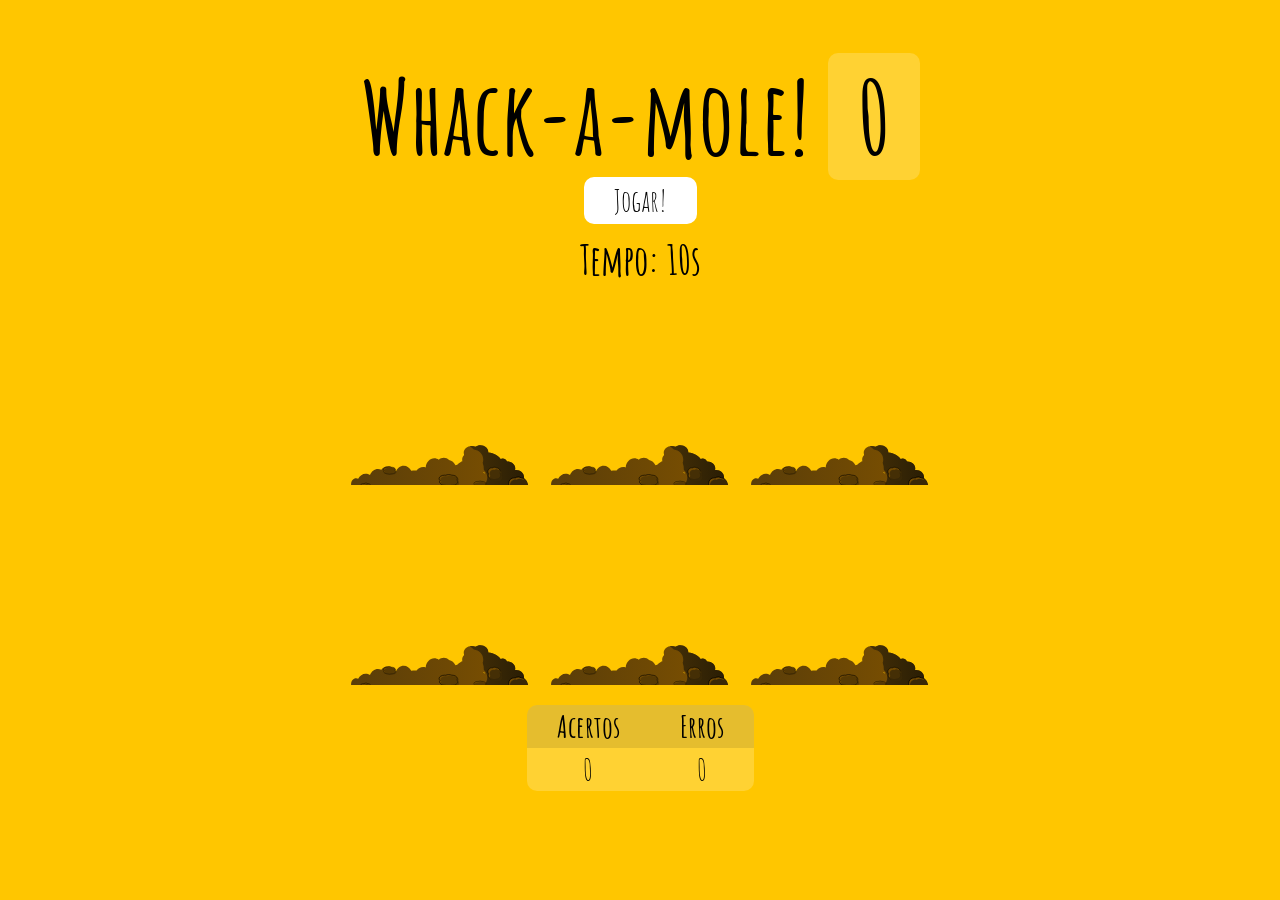
<file: jogo_da_marmota/index.html>
<!DOCTYPE html>
<html lang="pt-BR">
<head>
  <meta charset="UTF-8">
  <meta name="viewport" content="width=device-width, initial-scale=1">
  <title>Jogo Da Marmota!</title>
  <link href='https://fonts.googleapis.com/css?family=Amatic+SC:400,700' rel='stylesheet' type='text/css'>
  <link rel="stylesheet" href="style.css">
</head>
<body>

  <h1>Whack-a-mole! <span class="score">0</span></h1>
  <button onClick="startGame()">Jogar!</button>
  <div class="timer">Tempo: <span class="time">10</span>s</div>

  <div class="game">
    <div class="hole hole1">
      <div class="mole"></div>
    </div>
    <div class="hole hole2">
      <div class="mole"></div>
    </div>
    <div class="hole hole3">
      <div class="mole"></div>
    </div>
    <div class="hole hole4">
      <div class="mole"></div>
    </div>
    <div class="hole hole5">
      <div class="mole"></div>
    </div>
    <div class="hole hole6">
      <div class="mole"></div>
    </div>
  </div>

  <table class="stats">
    <thead>
      <tr><th>Acertos</th><th>Erros</th></tr>
    </thead>
    <tbody>
      <tr><td class="hits">0</td><td class="misses">0</td></tr>
    </tbody>
  </table>

<script>
  const holes = document.querySelectorAll('.hole');
  const scoreBoard = document.querySelector('.score');
  const moles = document.querySelectorAll('.mole');
  const startButton = document.querySelector('button');
  const timeDisplay = document.querySelector('.time');
  const hitsCell = document.querySelector('.hits');
  const missesCell = document.querySelector('.misses');

  const GAME_DURATION = 10000;

  let lastHole;
  let timeUp = true;
  let score = 0;
  let misses = 0;
  let peepTimer;
  let countdown;

  function randomTime(min, max) {
    return Math.round(Math.random() * (max - min) + min);
  }

  function randomHole(holes) {
    const idx = Math.floor(Math.random() * holes.length);
    const hole = holes[idx];
    if (hole === lastHole) {
      return randomHole(holes);
    }
    lastHole = hole;
    return hole;
  }

  function peep() {
    const time = randomTime(400, 1100);
    const hole = randomHole(holes);
    hole.classList.add('up');
    peepTimer = setTimeout(() => {
      hole.classList.remove('up');
      if (!timeUp) peep();
    }, time);
  }

  function updateStats() {
    scoreBoard.textContent = score;
    hitsCell.textContent = score;
    missesCell.textContent = misses;
  }

  function endGame() {
    timeUp = true;
    clearInterval(countdown);
    timeDisplay.textContent = 0;
    startButton.disabled = false;
  }

  function startGame() {
    clearTimeout(peepTimer);
    clearInterval(countdown);
    holes.forEach(hole => hole.classList.remove('up'));
    timeUp = false;
    score = 0;
    misses = 0;
    lastHole = undefined;
    updateStats();
    startButton.disabled = true;

    const endTime = Date.now() + GAME_DURATION;
    timeDisplay.textContent = GAME_DURATION / 1000;
    countdown = setInterval(() => {
      const remaining = endTime - Date.now();
      if (remaining <= 0) {
        endGame();
      } else {
        timeDisplay.textContent = Math.ceil(remaining / 1000);
      }
    }, 100);

    peep();
  }

  function whack(e) {
    if (!e.isTrusted) return;
    if (timeUp) return;
    if (this.classList.contains('up')) {
      score++;
      this.classList.remove('up');
    } else {
      misses++;
    }
    updateStats();
  }

  holes.forEach(hole => hole.addEventListener('click', whack));
</script>
</body>
</html>
</file>
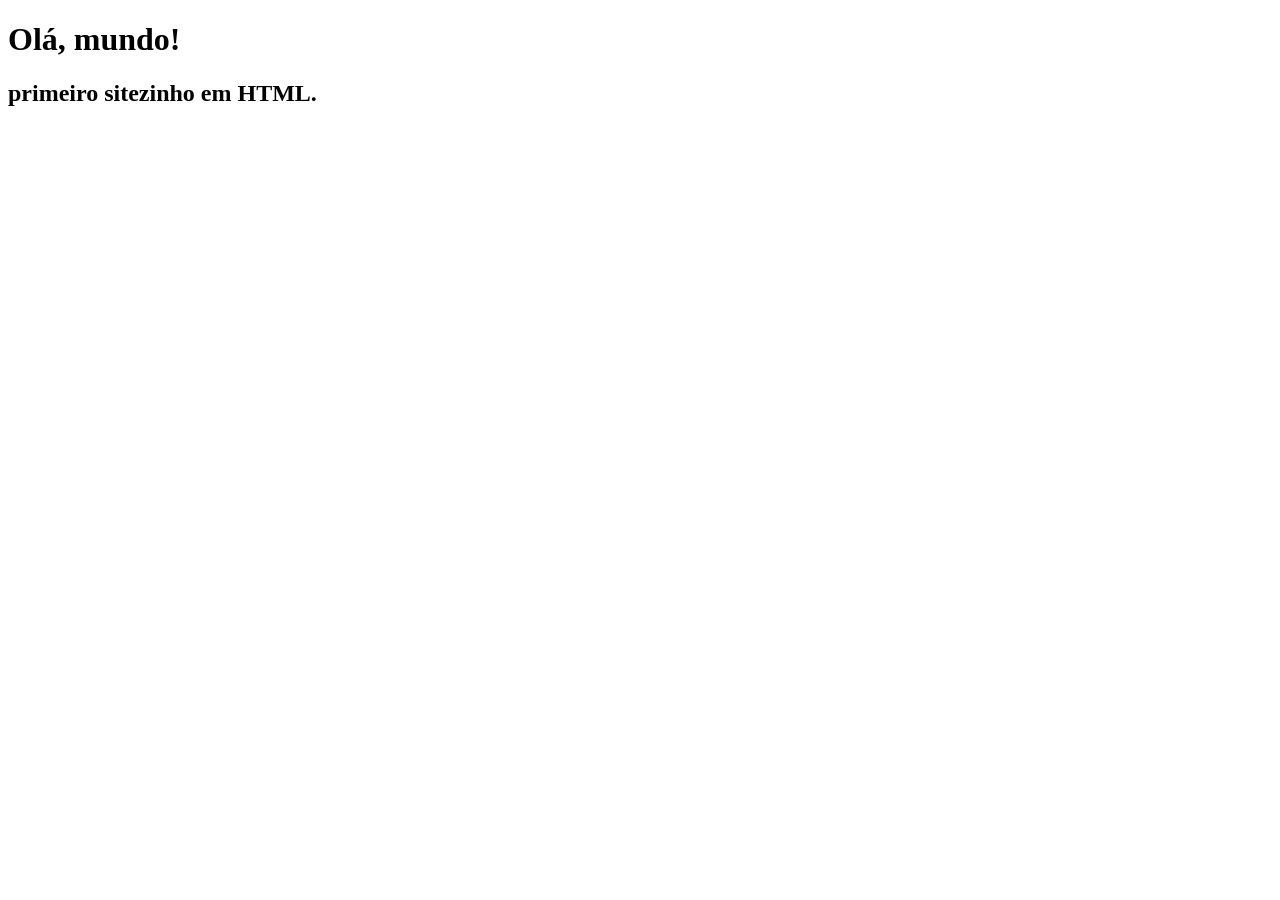
<file: output/index.html>
<!DOCTYPE html>
<html lang="en">
<head>
    <meta charset="UTF-8">
    <meta name="viewport" content="width=device-width, initial-scale=1.0">
    <title>DEMONSTRAÇÃO DE HTML</title>
</head>
<body>
    <h1>Olá, mundo!</h1>
    <h2>primeiro sitezinho em HTML.</h2>
</body>
</html>
</file>
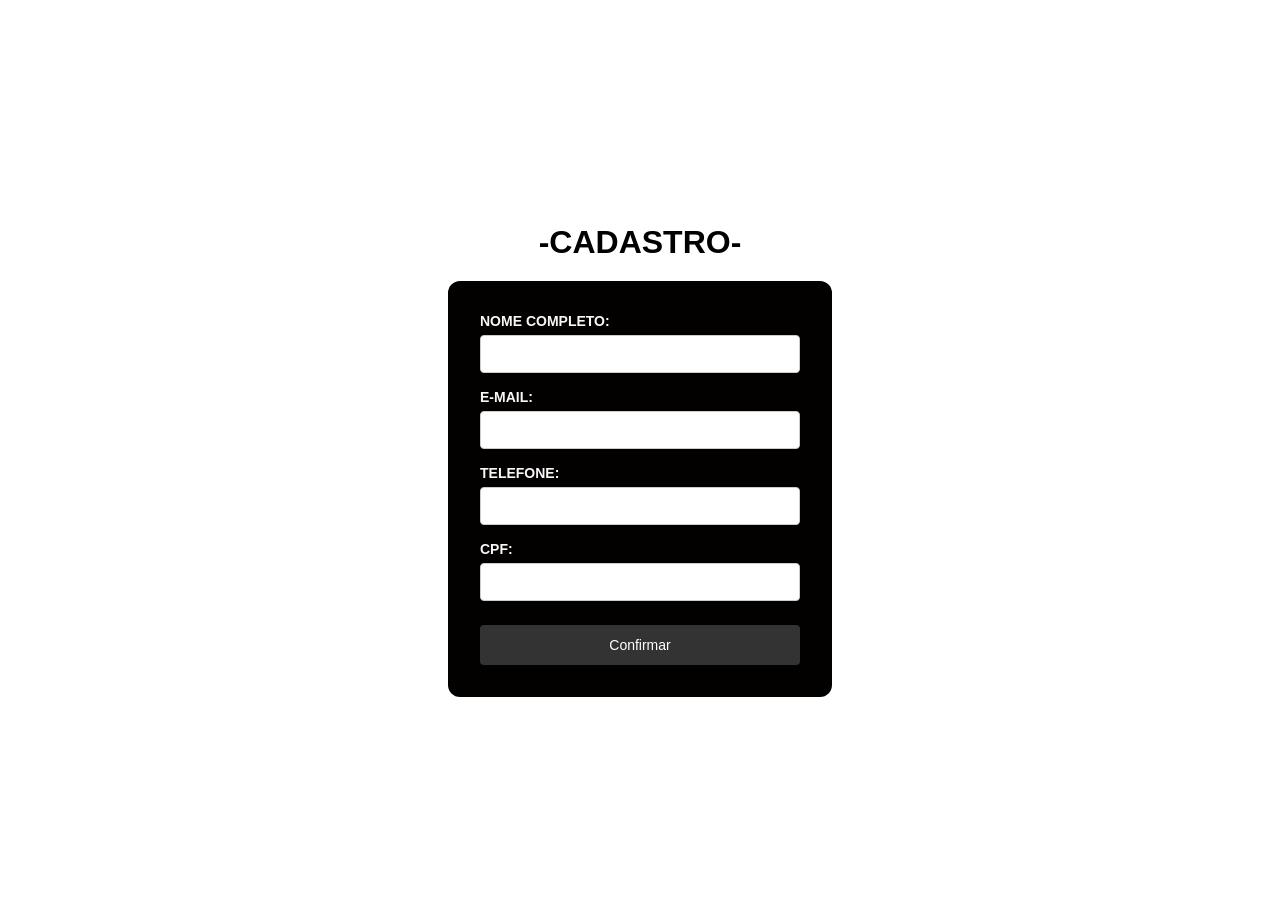
<file: site_login/index.html>
<!DOCTYPE html>
<html lang="pt-BR">
<head>
  <meta charset="UTF-8">
  <title>Página de login</title>
  <link rel="stylesheet" href="style.css">
</head>
<body>

  <h1>-CADASTRO-</h1>

  <form id="meuFormulario">

    <div>
      <label for="nome" class = "label-nome">NOME COMPLETO:</label>
      <input type="text" id="nome" name="nome">
    </div>

    <div>
      <label for="email"class = "label-email">E-MAIL:</label>
      <input type="email" id="email" name="email">
    </div>

    <div>
      <label for="tel" class = "label-tel">TELEFONE:</label>
      <input type="text" id="tel" name="tel">
    </div>

    <div>
      <label for="cpf" class = "label-cpf">CPF:</label>
      <input type="text" id="cpf" name="cpf">
    </div>

    <button type="submit">Confirmar</button>
  <p id="mensagemSucesso">Formulário enviado com sucesso!</p>

  </form>
</form>

  <script src="script.js"></script>
</body>
</html>
</file>
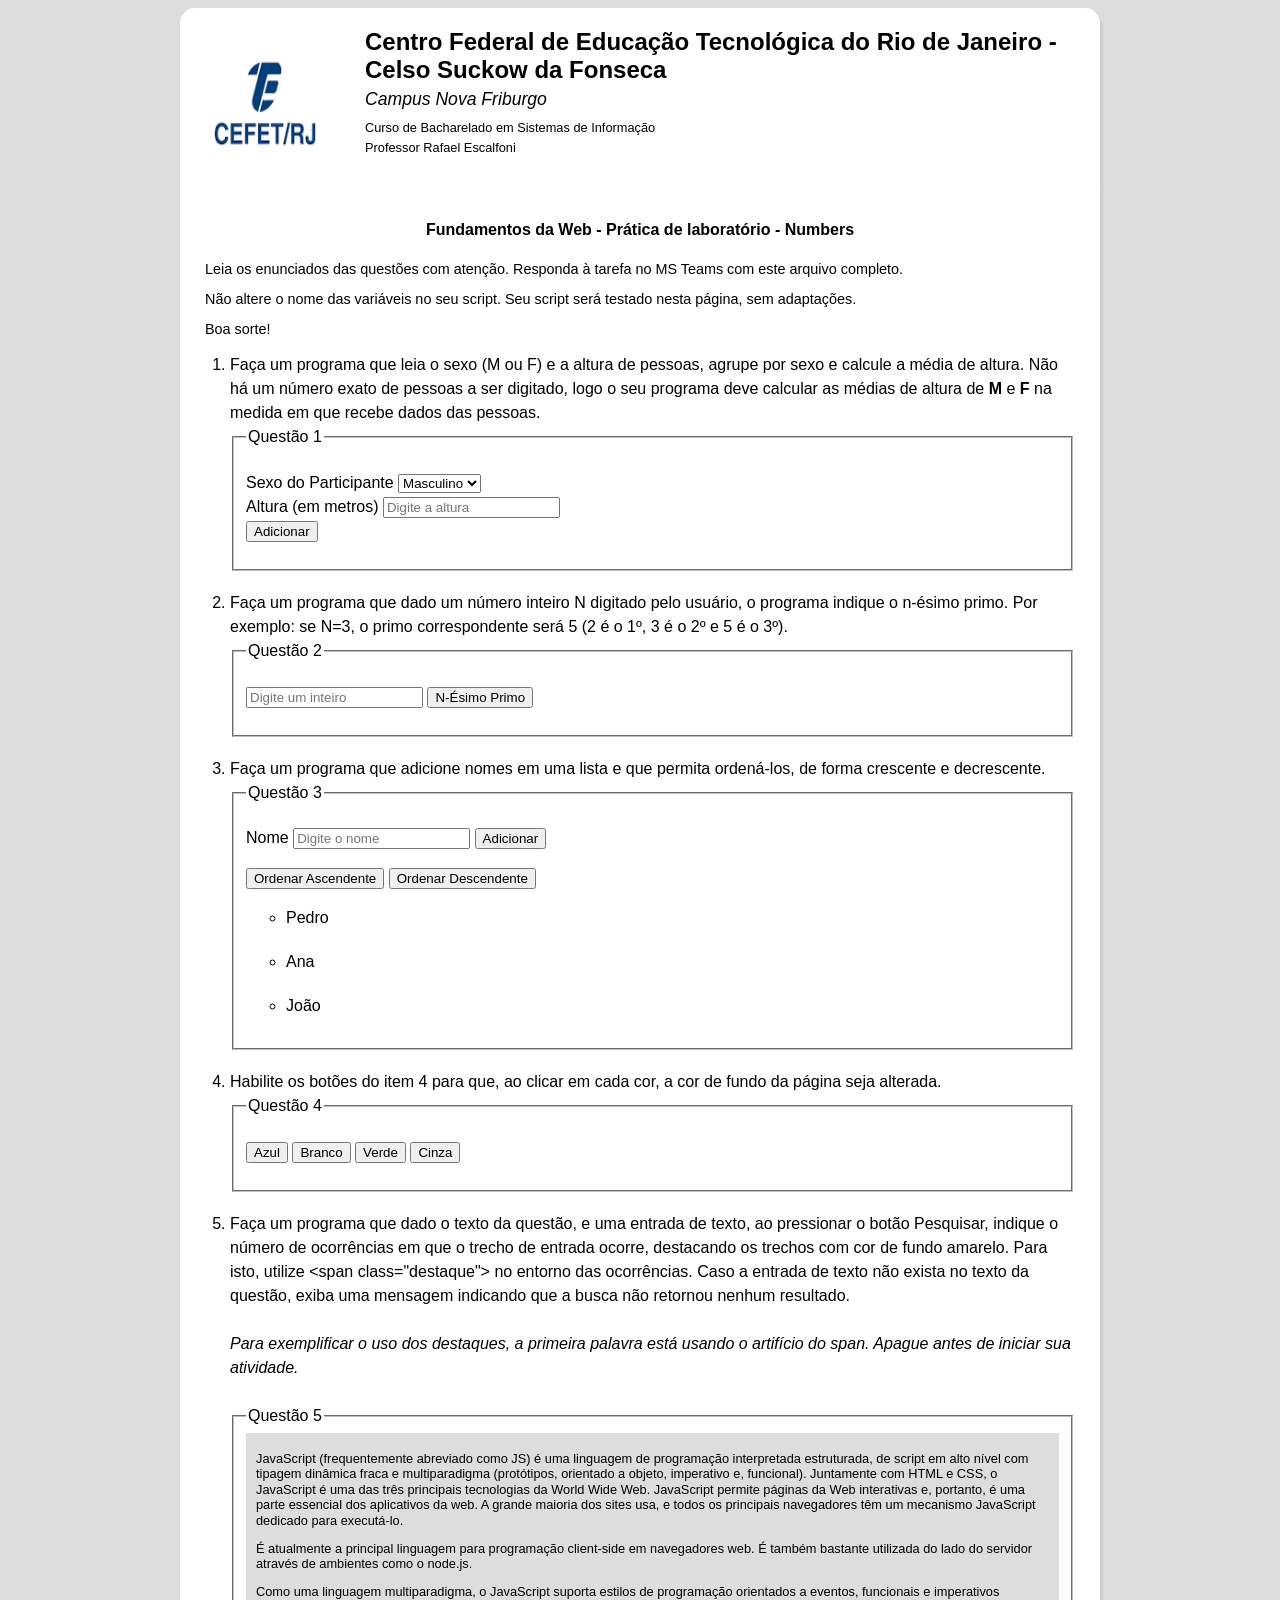
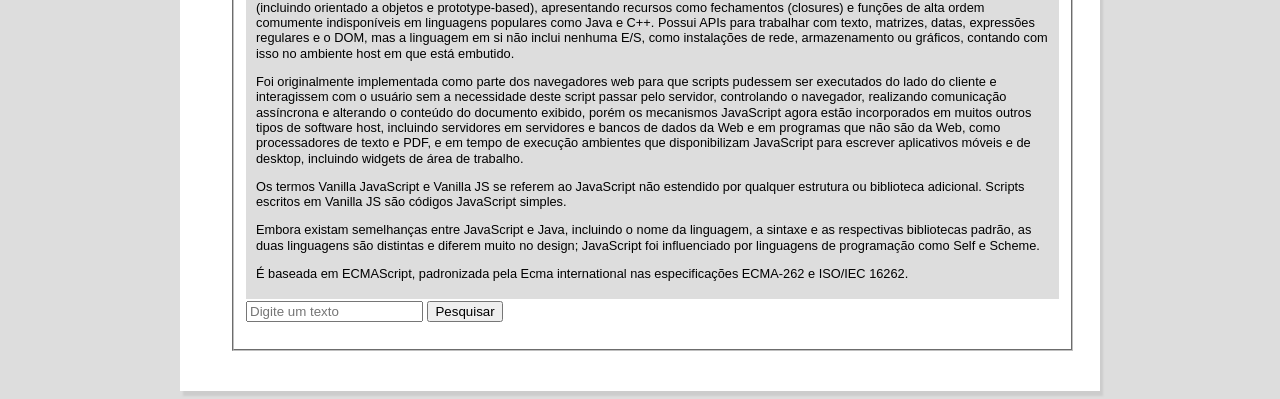
<file: FW-js01/exercicioJS01.html>
<!DOCTYPE html>
<html lang="pt-br">
<head>
	<meta charset="utf-8">
	<title>Atividade Avalitiva de Recuperação 1</title>
	<style type="text/css">
		* {
			font-family: Roboto, Helvetica, sans-serif;
		}
		body {
			background-color: #ddd;
		}

		header, main {
			width: 900px;
			margin: 0 auto;
			background-color: #fff;
			box-shadow: 3px 5px 2px #ccc;
			padding: 20px 10px;

		}

		main {
			min-height: 80vh;
		}
		header {border-radius: 15px 15px 0px 0;}
		header img {
			width: 150px;
			height: 150px;
			float:left;
			margin-right:25px
		}
		header h1 {
			font-size: 1.5em;
			margin: 0;
		}
		header h3 {
			margin: 5px 0 10px;
			font-style: italic;
			font-weight: normal;
			font-size: 1.1em;
		}
		header h4 {
			margin:5px 0;
			font-weight: normal;
			font-size: 0.8em;
		}
		main h4{
			text-align: center;
		}
		main >	p {
			font-size:0.9em;
			margin-left: 15px;	
		}
		main li {
			margin-bottom: 20px;
			margin-right: 15px;
			line-height: 1.5em;
		}
		article {
			background-color: #ddd;
			font-size: 0.8em;
			box-sizing: border-box;
			padding: 5px 10px;
			line-height: 1.2em;	
		}
		.destaque {
			background-color: #ff0;
			padding: 2px;
			font-weight: bold;
		}
	</style>
</head>
<body>
	<header>
		<img src="[data-uri]">
		<h1>Centro Federal de Educação Tecnológica do Rio de Janeiro - Celso Suckow da Fonseca</h1>
		<h3>Campus Nova Friburgo</h3>
		<h4>Curso de Bacharelado em Sistemas de Informação</h4>
		<h4>Professor Rafael Escalfoni</h4>
	</header>
	<main>
		<h4>Fundamentos da Web - Prática de laboratório - Numbers</h4>

		<p>
			Leia os enunciados das questões com atenção. Responda à tarefa no MS Teams com este arquivo completo. 
		</p>
		<p>
			Não altere o nome das variáveis no seu script. Seu script será testado nesta página, sem adaptações.
		</p>

		<p>
			Boa sorte!
		</p>
	
		<ol>
			<li>
				Faça um programa que leia o sexo (M ou F) e a altura de pessoas, agrupe por sexo e calcule a média de altura. Não há um número exato de pessoas a ser digitado, logo o seu programa deve calcular as médias de altura de <strong>M</strong> e <strong>F</strong> na medida em que recebe dados das pessoas.

				<fieldset>
					<legend>Questão 1</legend>
					<p>
						<label for="q1_sexo">Sexo do Participante</label>
						<select id="q1_sexo">
							<option value="M">Masculino</option>
							<option value="F">Feminino</option>
						</select>
						<br>
						<label for="q1_altura">Altura (em metros)</label>
						<input type="number" id="q1_altura" placeholder="Digite a altura">
						<br>
						<button id="q1_executa">Adicionar</button>
					</p>
					<div id="q1_resposta"></div>
				</fieldset>

			</li>
			<li>
				Faça um programa que dado um número inteiro N digitado pelo usuário, o programa indique o n-ésimo primo. Por exemplo: se N=3, o primo correspondente será 5 (2 é o 1º, 3 é o 2º e 5 é o 3º).

				<fieldset>
					<legend>Questão 2</legend>
					<p>
						<input type="number" id="q2_inteiro" min="1"  placeholder="Digite um inteiro">
						<button id="q2_executa">N-Ésimo Primo</button>
					</p>
					<p id="q2_resposta"></p>
				</fieldset>
			</li>
			<li>
				Faça um programa que adicione nomes em uma lista e que permita ordená-los, de forma crescente e decrescente.

				<fieldset>
					<legend>Questão 3</legend>
					<p>
						<label for="q3_nome">Nome</label>
						<input type="text" id="q3_nome" placeholder="Digite o nome">
						<button id="q3_adicionar">Adicionar</button>
					</p>
					<p>
						<button id="q3_ord_asc">Ordenar Ascendente</button>
						<button id="q3_ord_desc">Ordenar Descendente</button>
					</p>
					<ul id="q3_lista">
						<li>Pedro</li>
						<li>Ana</li>
						<li>João</li>
					</ul>
				</fieldset>
			</li>

			<li>
				Habilite os botões do item 4 para que, ao clicar em cada cor, a cor de fundo da página seja alterada.

				<fieldset>
					<legend>Questão 4</legend>
					<p>
						<button id="q4_azul">Azul</button>
						<button id="q4_branco">Branco</button>
						<button id="q4_verde">Verde</button>
						<button id="q4_cinza">Cinza</button>
					</p>
				</fieldset>
			</li>
			<li>
				Faça um programa que dado o texto da questão, e uma entrada de texto, ao pressionar o botão Pesquisar, indique o número de ocorrências em que o trecho de entrada ocorre, destacando os trechos com cor de fundo amarelo. Para isto, utilize &lt;span class="destaque"&gt; no entorno das ocorrências. Caso a entrada de texto não exista no texto da questão, exiba uma mensagem indicando que a busca não retornou nenhum resultado.
				<br>
				<br> 
				<em>Para exemplificar o uso dos destaques, a primeira palavra está usando o artifício do span. Apague antes de iniciar sua atividade.</em>
				<br>
				<br>
				<fieldset>
					<legend>Questão 5</legend>
					<article id="questao5_texto">
						<p>
							JavaScript (frequentemente abreviado como JS) é uma linguagem de programação interpretada estruturada, de script em alto nível com tipagem dinâmica fraca e multiparadigma (protótipos, orientado a objeto, imperativo e, funcional). Juntamente com HTML e CSS, o JavaScript é uma das três principais tecnologias da World Wide Web. JavaScript permite páginas da Web interativas e, portanto, é uma parte essencial dos aplicativos da web. A grande maioria dos sites usa, e todos os principais navegadores têm um mecanismo JavaScript dedicado para executá-lo.
						</p>
						<p>
							É atualmente a principal linguagem para programação client-side em navegadores web. É também bastante utilizada do lado do servidor através de ambientes como o node.js.
						</p>
						<p>
							Como uma linguagem multiparadigma, o JavaScript suporta estilos de programação orientados a eventos, funcionais e imperativos (incluindo orientado a objetos e prototype-based), apresentando recursos como fechamentos (closures) e funções de alta ordem comumente indisponíveis em linguagens populares como Java e C++. Possui APIs para trabalhar com texto, matrizes, datas, expressões regulares e o DOM, mas a linguagem em si não inclui nenhuma E/S, como instalações de rede, armazenamento ou gráficos, contando com isso no ambiente host em que está embutido.
						</p>
						<p>
							Foi originalmente implementada como parte dos navegadores web para que scripts pudessem ser executados do lado do cliente e interagissem com o usuário sem a necessidade deste script passar pelo servidor, controlando o navegador, realizando comunicação assíncrona e alterando o conteúdo do documento exibido, porém os mecanismos JavaScript agora estão incorporados em muitos outros tipos de software host, incluindo servidores em servidores e bancos de dados da Web e em programas que não são da Web, como processadores de texto e PDF, e em tempo de execução ambientes que disponibilizam JavaScript para escrever aplicativos móveis e de desktop, incluindo widgets de área de trabalho.
						</p>
						<p>
							Os termos Vanilla JavaScript e Vanilla JS se referem ao JavaScript não estendido por qualquer estrutura ou biblioteca adicional. Scripts escritos em Vanilla JS são códigos JavaScript simples.
						</p>
						<p>
							Embora existam semelhanças entre JavaScript e Java, incluindo o nome da linguagem, a sintaxe e as respectivas bibliotecas padrão, as duas linguagens são distintas e diferem muito no design; JavaScript foi influenciado por linguagens de programação como Self e Scheme.
						</p>
						<p>
							É baseada em ECMAScript, padronizada pela Ecma international nas especificações ECMA-262 e ISO/IEC 16262. 
						</p>
					</article>

					<input type="text" id="q5_termo"  placeholder="Digite um texto">
					<button id="q5_executa">Pesquisar</button>

					<p id="q5_resposta"></p>
				</fieldset>
			</li>
		</ol>
	</main>

	<script>
		let bt_questao1 = document.getElementById("q1_executa");
		let bt_questao2 = document.getElementById("q2_executa");
		let bt_questao3_add = document.getElementById("q3_adicionar");
		let bt_questao3_ord_asc = document.getElementById("q3_ord_asc");
		let bt_questao3_ord_desc = document.getElementById("q3_ord_desc");
		let bt_questao4_azul = document.getElementById("q4_azul");
		let bt_questao4_branco = document.getElementById("q4_branco");
		let bt_questao4_verde = document.getElementById("q4_verde");
		let bt_questao4_cinza = document.getElementById("q4_cinza");
		let bt_questao5 = document.getElementById("q5_executa");


		let q1_dados = { M: { qtd: 0, soma: 0 }, F: { qtd: 0, soma: 0 } };

		let formata = (n) => n.toFixed(2).replace(".", ",");

		let resposta1 = () => {
			let sexo = document.getElementById("q1_sexo").value;
			let altura = parseFloat(document.getElementById("q1_altura").value);

			if (isNaN(altura) || altura <= 0) {
				alert("Digite uma altura válida.");
				return;
			}

			q1_dados[sexo].qtd++;
			q1_dados[sexo].soma += altura;

			let m = q1_dados.M;
			let f = q1_dados.F;
			let mediaM = m.qtd > 0 ? formata(m.soma / m.qtd) : "-";
			let mediaF = f.qtd > 0 ? formata(f.soma / f.qtd) : "-";

			document.getElementById("q1_resposta").innerHTML = `
				<table>
					<tr>
						<th></th>
						<th>Homens</th>
						<th>Mulheres</th>
					</tr>
					<tr>
						<th>Participantes</th>
						<td>${m.qtd}</td>
						<td>${f.qtd}</td>
					</tr>
					<tr>
						<th>Altura Média (m)</th>
						<td>${mediaM}</td>
						<td>${mediaF}</td>
					</tr>
				</table>`;

			document.getElementById("q1_altura").value = "";
		}

		let ehPrimo = (n) => {
			if (n < 2) return false;
			for (let i = 2; i * i <= n; i++) {
				if (n % i === 0) return false;
			}
			return true;
		}

		let resposta2 = () => {
			let n = parseInt(document.getElementById("q2_inteiro").value);
			let saida = document.getElementById("q2_resposta");

			if (isNaN(n) || n < 1) {
				saida.innerHTML = "Digite um número inteiro maior ou igual a 1.";
				return;
			}

			let contador = 0;
			let candidato = 1;
			while (contador < n) {
				candidato++;
				if (ehPrimo(candidato)) contador++;
			}

			saida.innerHTML = `O ${n}º primo é ${candidato}.`;
		}

		let resposta3_add = () => {
			let campo = document.getElementById("q3_nome");
			let nome = campo.value.trim();
			if (nome === "") return;

			let li = document.createElement("li");
			li.textContent = nome;
			document.getElementById("q3_lista").appendChild(li);
			campo.value = "";
		}

		let ordenaLista = (direcao) => {
			let lista = document.getElementById("q3_lista");
			let itens = Array.from(lista.querySelectorAll("li"));
			itens.sort((a, b) => direcao * a.textContent.localeCompare(b.textContent, "pt-BR"));
			itens.forEach(li => lista.appendChild(li));
		}

		let resposta3_ordena_asc = () => {
			ordenaLista(1);
		}

		let resposta3_ordena_desc = () => {
			ordenaLista(-1);
		}

		let resposta4_azul = () => {
			document.body.style.backgroundColor = "blue";
		}

		let resposta4_branco = () => {
			document.body.style.backgroundColor = "white";
		}

		let resposta4_verde = () => {
			document.body.style.backgroundColor = "green";
		}

		let resposta4_cinza = () => {
			document.body.style.backgroundColor = "gray";
		}

		let q5_paragrafos = Array.from(document.querySelectorAll("#questao5_texto p"));
		let q5_originais = q5_paragrafos.map(p => p.textContent);

		let escapaHtml = (s) => s.replace(/&/g, "&amp;").replace(/</g, "&lt;").replace(/>/g, "&gt;");
		let escapaRegex = (s) => s.replace(/[.*+?^${}()|[\]\\]/g, "\\$&");

		let resposta5 = () => {
			let termo = document.getElementById("q5_termo").value.trim();
			let saida = document.getElementById("q5_resposta");

			q5_paragrafos.forEach((p, i) => p.innerHTML = escapaHtml(q5_originais[i]));

			if (termo === "") {
				saida.innerHTML = "Digite um termo para pesquisar.";
				return;
			}

			let termoHtml = escapaHtml(termo);
			let regex = new RegExp(escapaRegex(termoHtml), "gi");
			let total = 0;

			q5_paragrafos.forEach(p => {
				p.innerHTML = p.innerHTML.replace(regex, (achado) => {
					total++;
					return `<span class="destaque">${achado}</span>`;
				});
			});

			if (total === 0) {
				saida.innerHTML = `A busca por <q>${termoHtml}</q> não retornou nenhum resultado.`;
			} else {
				saida.innerHTML = `O termo <q>${termoHtml}</q> aparece ${total} ${total === 1 ? "vez" : "vezes"}.`;
			}
		}

		bt_questao1.addEventListener("click", resposta1, false);
		bt_questao2.addEventListener("click", resposta2, false);
		bt_questao3_add.addEventListener("click", resposta3_add, false);
		bt_questao3_ord_asc.addEventListener("click", resposta3_ordena_asc, false);
		bt_questao3_ord_desc.addEventListener("click", resposta3_ordena_desc, false);
		bt_questao4_azul.addEventListener("click", resposta4_azul, false);
		bt_questao4_branco.addEventListener("click", resposta4_branco, false);
		bt_questao4_verde.addEventListener("click", resposta4_verde, false);
		bt_questao4_cinza.addEventListener("click", resposta4_cinza, false);
		bt_questao5.addEventListener("click", resposta5, false);


	</script>
</body>
</html>
</file>
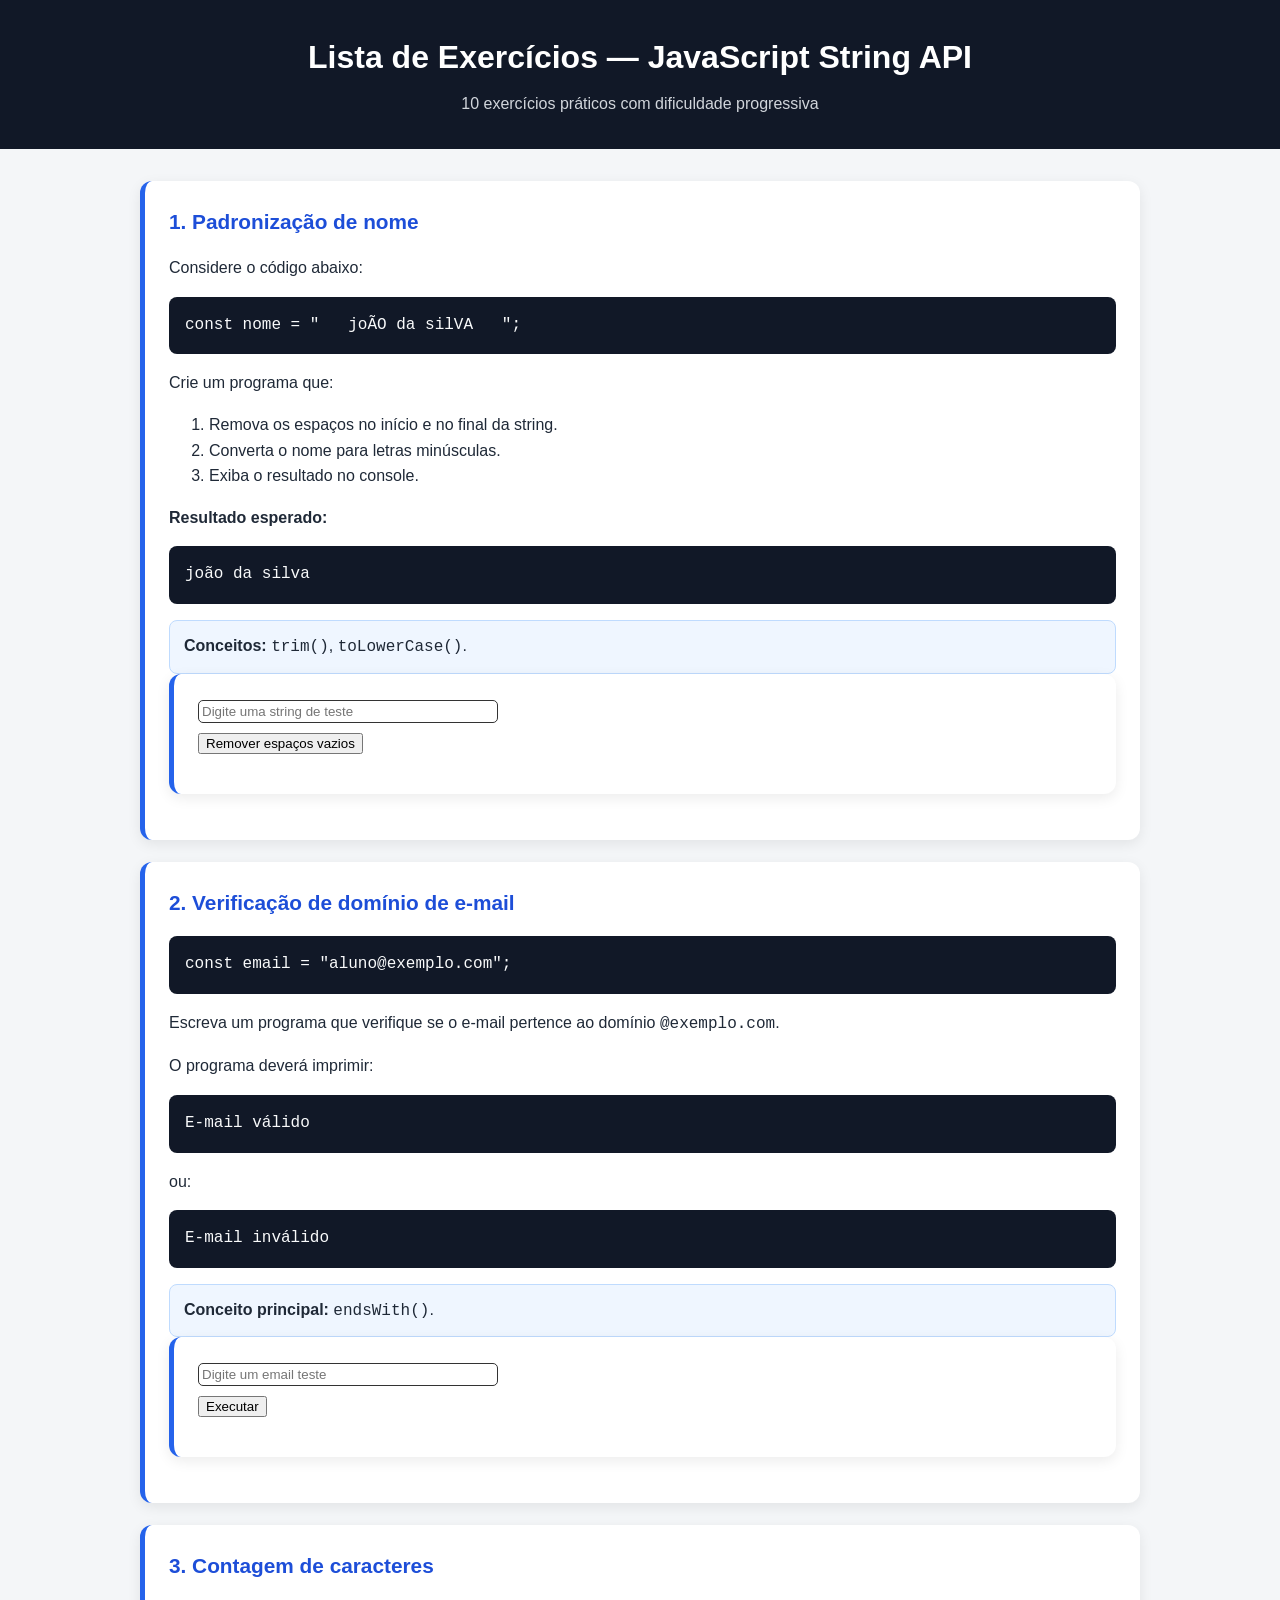
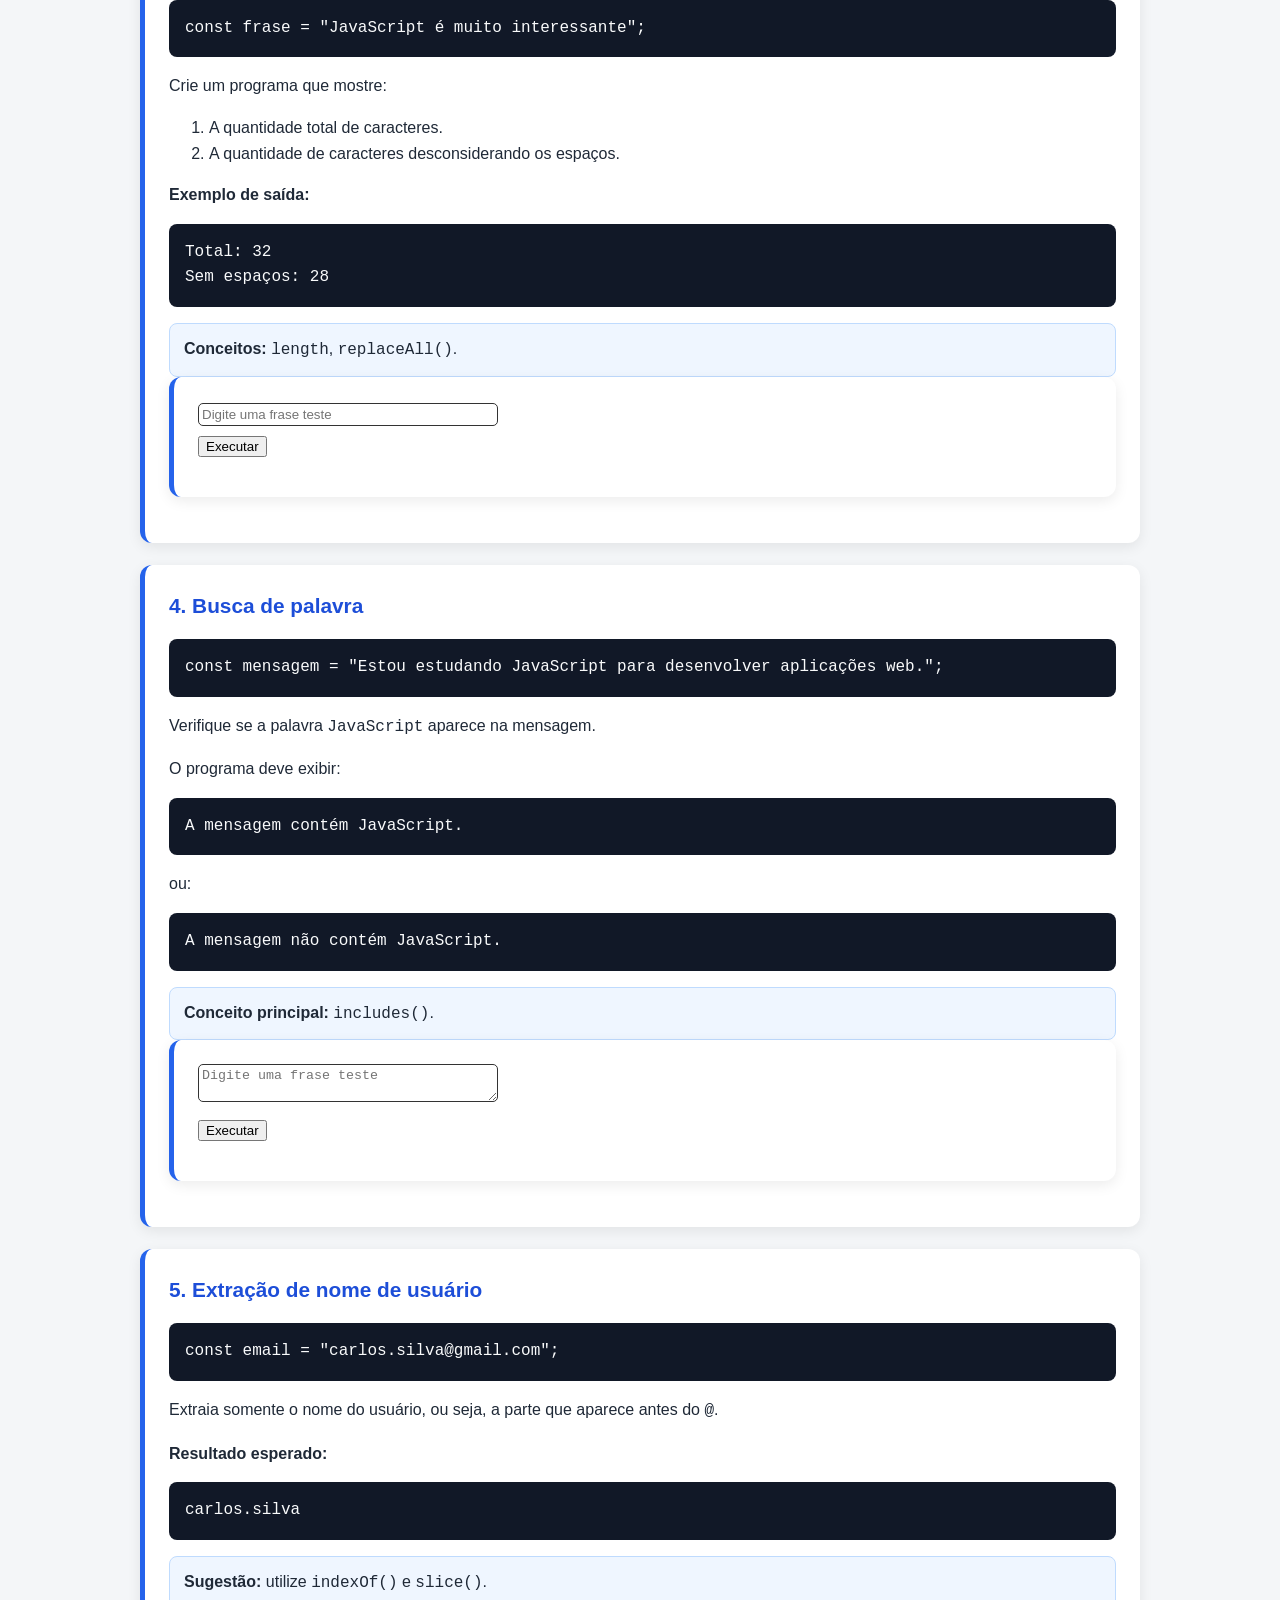
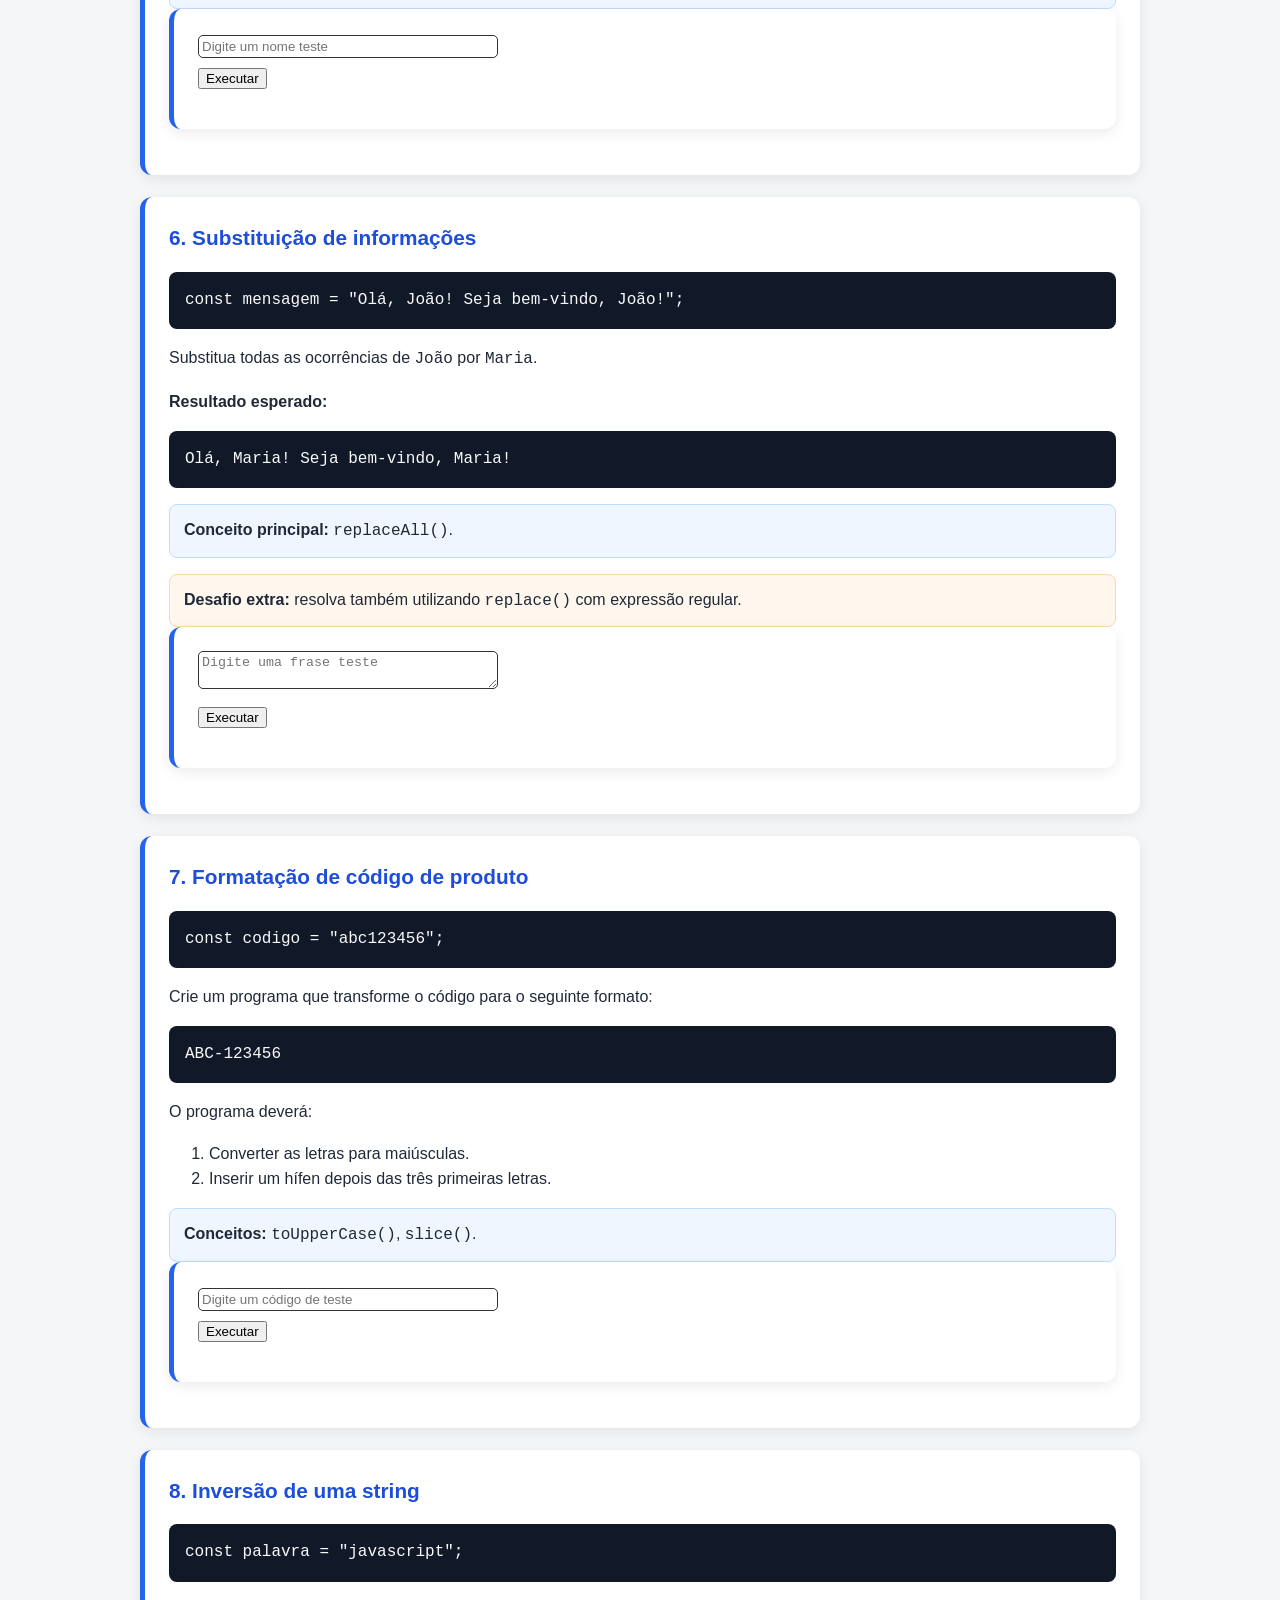
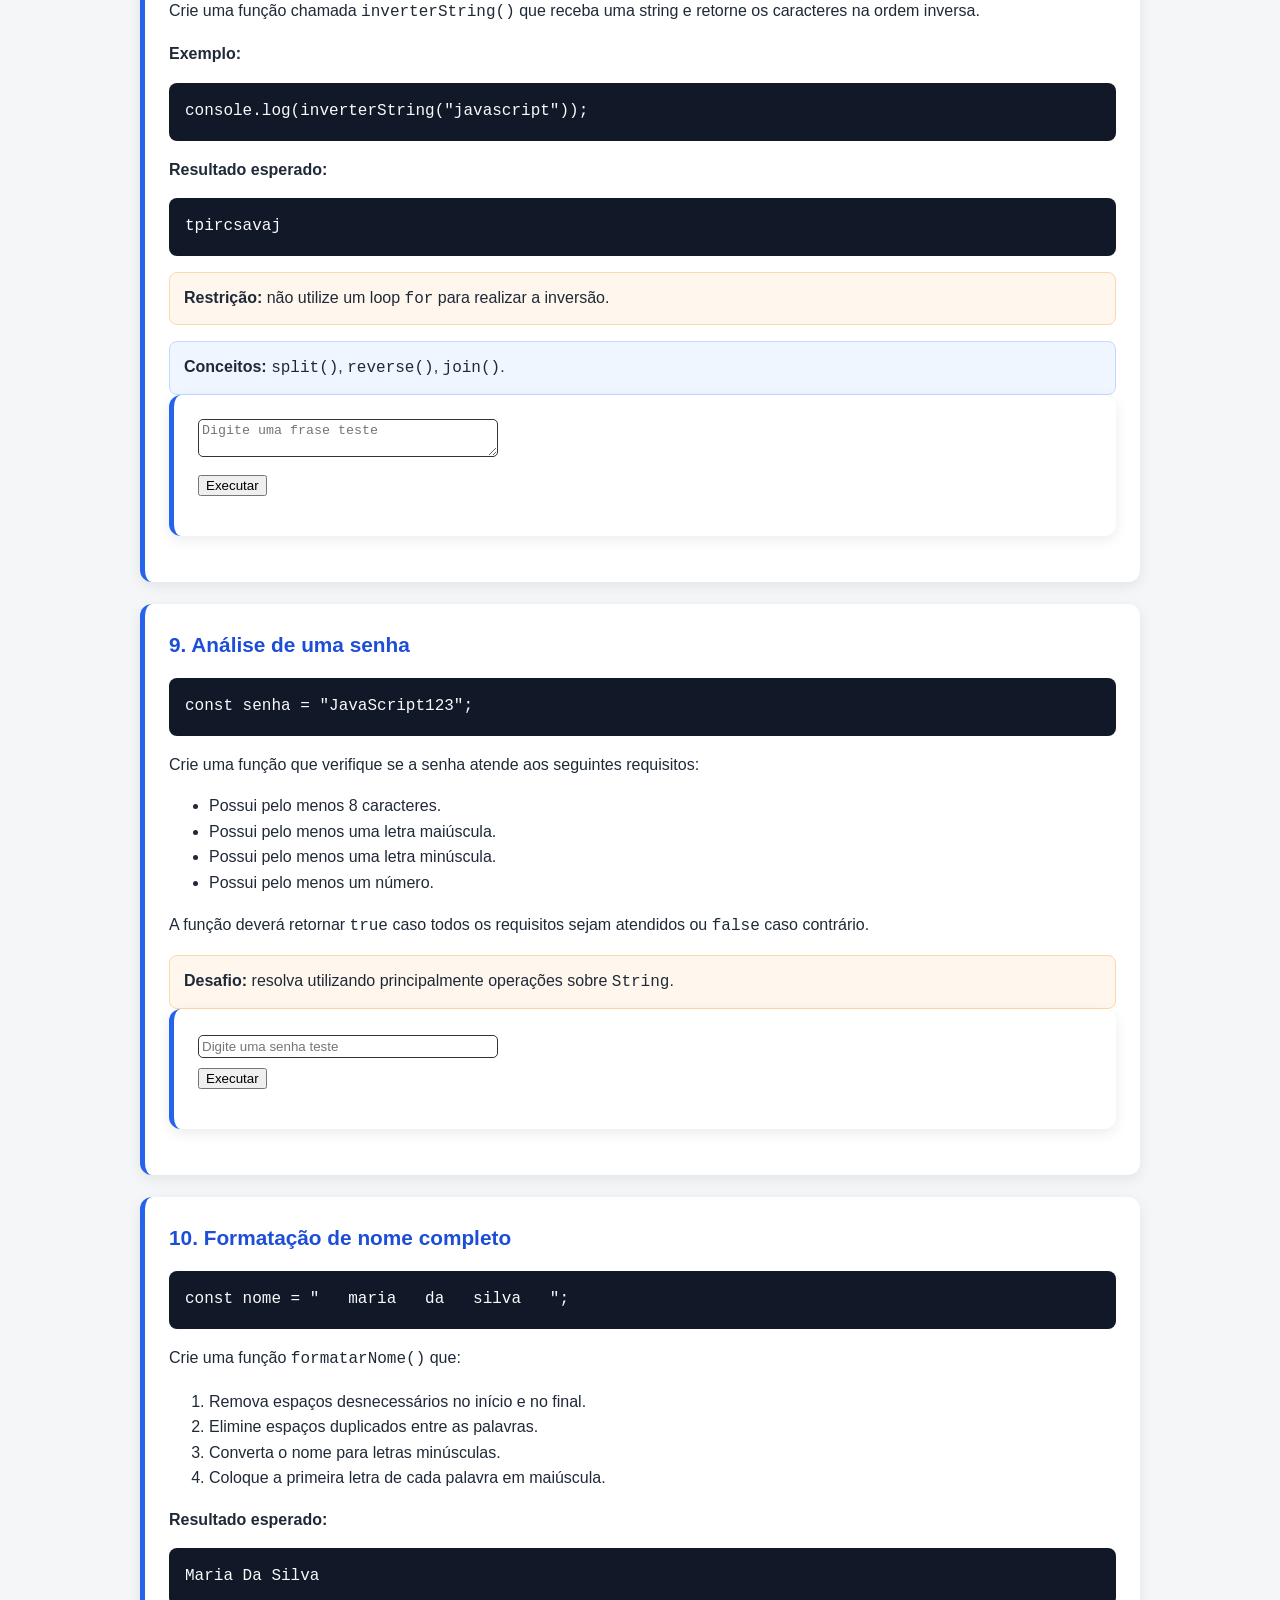
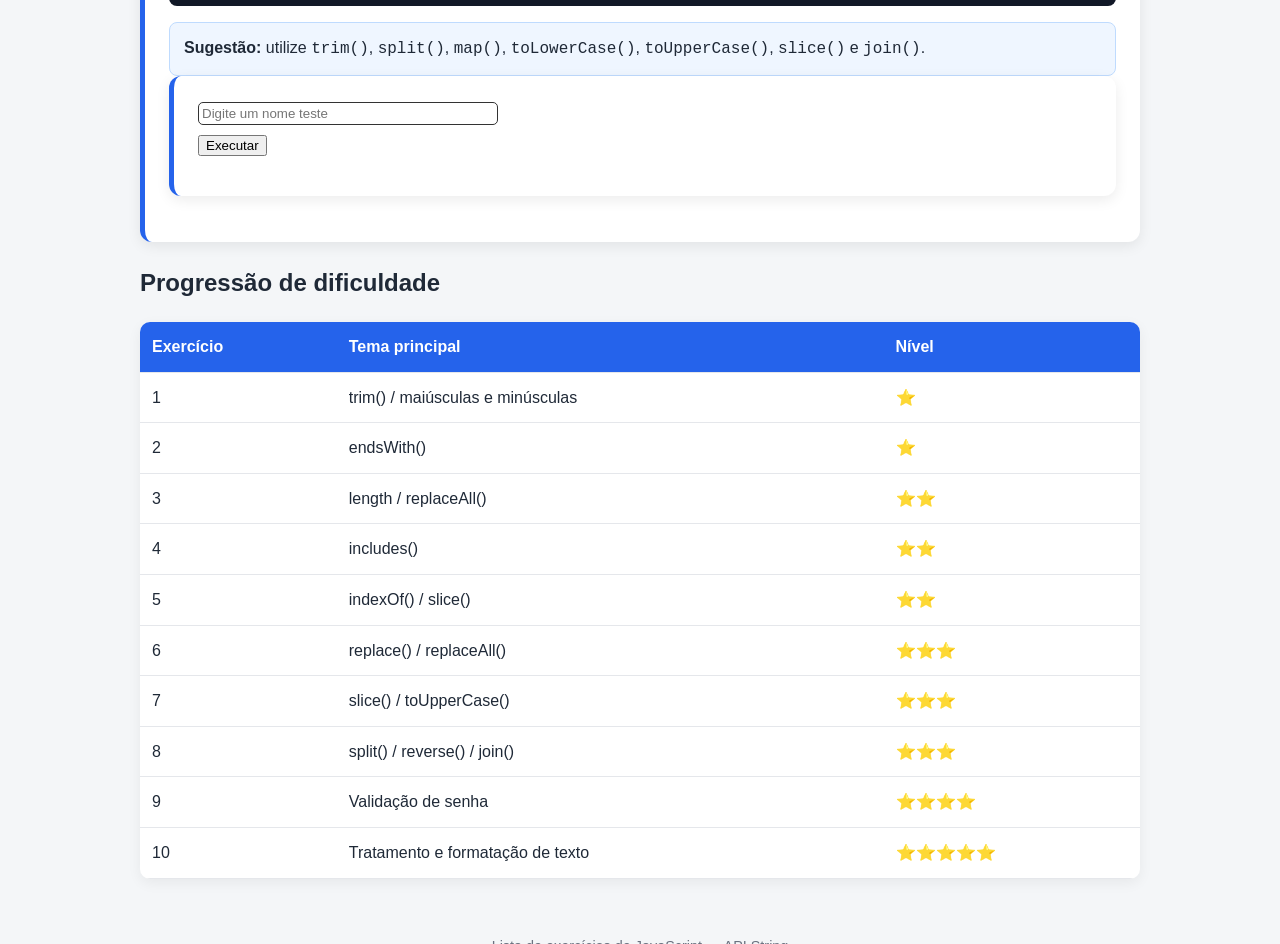
<file: FW-js01/exercicioJS02.html>
<!DOCTYPE html>
<html lang="pt-BR">
<head>
  <meta charset="UTF-8" />
  <meta name="viewport" content="width=device-width, initial-scale=1.0" />
  <title>Lista de Exercícios - JavaScript String API</title>
  <style>
    * {
      box-sizing: border-box;
    }

    body {
      margin: 0;
      font-family: Arial, Helvetica, sans-serif;
      background: #f4f6f8;
      color: #1f2937;
      line-height: 1.6;
    }

    header {
      background: #111827;
      color: #fff;
      padding: 32px 20px;
      text-align: center;
    }

    header h1 {
      margin: 0 0 8px;
      font-size: 2rem;
    }

    header p {
      margin: 0;
      color: #d1d5db;
    }

    main {
      width: min(1000px, 92%);
      margin: 32px auto;
    }

    .questao {
      background: #fff;
      border-radius: 12px;
      padding: 24px;
      margin-bottom: 22px;
      box-shadow: 0 4px 14px rgba(0,0,0,0.08);
      border-left: 5px solid #2563eb;
    }

    .questao h2 {
      margin-top: 0;
      color: #1d4ed8;
      font-size: 1.3rem;
    }

    pre {
      background: #111827;
      color: #f9fafb;
      padding: 16px;
      border-radius: 8px;
      overflow-x: auto;
    }

    code {
      font-family: Consolas, Monaco, monospace;
    }

    .conceitos {
      background: #eff6ff;
      border: 1px solid #bfdbfe;
      padding: 12px 14px;
      border-radius: 8px;
      margin-top: 16px;
    }

    .input {
        padding: 3px;
        border: 1px solid #333;
        width: 300px;
        border-radius: 5px;
        margin-bottom: 10px;
    }
    .btn {
        display: block;
    }
    .desafio {
      background: #fff7ed;
      border: 1px solid #fed7aa;
      padding: 12px 14px;
      border-radius: 8px;
      margin-top: 16px;
    }

    table {
      width: 100%;
      border-collapse: collapse;
      background: #fff;
      margin-top: 20px;
      border-radius: 10px;
      overflow: hidden;
      box-shadow: 0 4px 14px rgba(0,0,0,0.06);
    }

    th, td {
      padding: 12px;
      border-bottom: 1px solid #e5e7eb;
      text-align: left;
    }

    th {
      background: #2563eb;
      color: white;
    }

    footer {
      text-align: center;
      padding: 24px;
      color: #6b7280;
      font-size: 0.9rem;
    }
  </style>
</head>
<body>

  <header>
    <h1>Lista de Exercícios — JavaScript String API</h1>
    <p>10 exercícios práticos com dificuldade progressiva</p>
  </header>

  <main>

    <section class="questao">
      <h2>1. Padronização de nome</h2>
      <p>Considere o código abaixo:</p>

      <pre><code>const nome = "   joÃO da silVA   ";</code></pre>

      <p>Crie um programa que:</p>
      <ol>
        <li>Remova os espaços no início e no final da string.</li>
        <li>Converta o nome para letras minúsculas.</li>
        <li>Exiba o resultado no console.</li>
      </ol>

      <p><strong>Resultado esperado:</strong></p>
      <pre><code>joão da silva</code></pre>

      <div class="conceitos">
        <strong>Conceitos:</strong> <code>trim()</code>, <code>toLowerCase()</code>.
      </div>

      <div id="questao1" class="questao">
        <input type="text" id="input1" placeholder="Digite uma string de teste" class="input">
        <button class="btn" id="btn1">Remover espaços vazios</button>
        <p id="resultado1" class="resultado"></p>
      </div>
    </section>

    <section class="questao">
      <h2>2. Verificação de domínio de e-mail</h2>

      <pre><code>const email = "aluno@exemplo.com";</code></pre>

      <p>Escreva um programa que verifique se o e-mail pertence ao domínio <code>@exemplo.com</code>.</p>

      <p>O programa deverá imprimir:</p>
      <pre><code>E-mail válido</code></pre>

      <p>ou:</p>
      <pre><code>E-mail inválido</code></pre>

      <div class="conceitos">
        <strong>Conceito principal:</strong> <code>endsWith()</code>.
      </div>

      <div id="questao2" class="questao">
        <input type="text" id="input2" placeholder="Digite um email teste" class="input">
        <button class="btn" id="btn2">Executar</button>
        <p id="resultado2" class="resultado"></p>
      </div>
    </section>

    <section class="questao">
      <h2>3. Contagem de caracteres</h2>

      <pre><code>const frase = "JavaScript é muito interessante";</code></pre>

      <p>Crie um programa que mostre:</p>
      <ol>
        <li>A quantidade total de caracteres.</li>
        <li>A quantidade de caracteres desconsiderando os espaços.</li>
      </ol>

      <p><strong>Exemplo de saída:</strong></p>
      <pre><code>Total: 32
Sem espaços: 28</code></pre>

      <div class="conceitos">
        <strong>Conceitos:</strong> <code>length</code>, <code>replaceAll()</code>.
      </div>

      <div id="questao3" class="questao">
        <input type="text" id="input3" placeholder="Digite uma frase teste" class="input">
        <button class="btn" id="btn3">Executar</button>
        <p id="resultado3" class="resultado"></p>
      </div>
    </section>

    <section class="questao">
      <h2>4. Busca de palavra</h2>

      <pre><code>const mensagem = "Estou estudando JavaScript para desenvolver aplicações web.";</code></pre>

      <p>Verifique se a palavra <code>JavaScript</code> aparece na mensagem.</p>

      <p>O programa deve exibir:</p>
      <pre><code>A mensagem contém JavaScript.</code></pre>

      <p>ou:</p>
      <pre><code>A mensagem não contém JavaScript.</code></pre>

      <div class="conceitos">
        <strong>Conceito principal:</strong> <code>includes()</code>.
      </div>

      <div id="questao4" class="questao">
        <textarea id="input4" placeholder="Digite uma frase teste" class="input"></textarea>
        <button class="btn" id="btn4">Executar</button>
        <p id="resultado4" class="resultado"></p>
      </div>
    </section>

    <section class="questao">
      <h2>5. Extração de nome de usuário</h2>

      <pre><code>const email = "carlos.silva@gmail.com";</code></pre>

      <p>Extraia somente o nome do usuário, ou seja, a parte que aparece antes do <code>@</code>.</p>

      <p><strong>Resultado esperado:</strong></p>
      <pre><code>carlos.silva</code></pre>

      <div class="conceitos">
        <strong>Sugestão:</strong> utilize <code>indexOf()</code> e <code>slice()</code>.
      </div>

      <div id="questao5" class="questao">
        <input type="text" id="input5" placeholder="Digite um nome teste" class="input">
        <button class="btn" id="btn5">Executar</button>
        <p id="resultado5" class="resultado"></p>
      </div>
    </section>

    <section class="questao">
      <h2>6. Substituição de informações</h2>

      <pre><code>const mensagem = "Olá, João! Seja bem-vindo, João!";</code></pre>

      <p>Substitua todas as ocorrências de <code>João</code> por <code>Maria</code>.</p>

      <p><strong>Resultado esperado:</strong></p>
      <pre><code>Olá, Maria! Seja bem-vindo, Maria!</code></pre>

      <div class="conceitos">
        <strong>Conceito principal:</strong> <code>replaceAll()</code>.
      </div>

      <div class="desafio">
        <strong>Desafio extra:</strong> resolva também utilizando <code>replace()</code> com expressão regular.
      </div>
      <div id="questao6" class="questao">
        <textarea id="input6" placeholder="Digite uma frase teste" class="input"></textarea>
        <button class="btn" id="btn6">Executar</button>
        <p id="resultado6" class="resultado"></p>
      </div>
    </section>

    <section class="questao">
      <h2>7. Formatação de código de produto</h2>

      <pre><code>const codigo = "abc123456";</code></pre>

      <p>Crie um programa que transforme o código para o seguinte formato:</p>

      <pre><code>ABC-123456</code></pre>

      <p>O programa deverá:</p>
      <ol>
        <li>Converter as letras para maiúsculas.</li>
        <li>Inserir um hífen depois das três primeiras letras.</li>
      </ol>

      <div class="conceitos">
        <strong>Conceitos:</strong> <code>toUpperCase()</code>, <code>slice()</code>.
      </div>

      <div id="questao7" class="questao">
        <input type="text" id="input7" placeholder="Digite um código de teste" class="input">
        <button class="btn" id="btn7">Executar</button>
        <p id="resultado7" class="resultado"></p>
      </div>
    </section>

    <section class="questao">
      <h2>8. Inversão de uma string</h2>

      <pre><code>const palavra = "javascript";</code></pre>

      <p>Crie uma função chamada <code>inverterString()</code> que receba uma string e retorne os caracteres na ordem inversa.</p>

      <p><strong>Exemplo:</strong></p>
      <pre><code>console.log(inverterString("javascript"));</code></pre>

      <p><strong>Resultado esperado:</strong></p>
      <pre><code>tpircsavaj</code></pre>

      <div class="desafio">
        <strong>Restrição:</strong> não utilize um loop <code>for</code> para realizar a inversão.
      </div>

      <div class="conceitos">
        <strong>Conceitos:</strong> <code>split()</code>, <code>reverse()</code>, <code>join()</code>.
      </div>

      <div id="questao8" class="questao">
        <textarea id="input8" placeholder="Digite uma frase teste" class="input"></textarea>
        <button class="btn" id="btn8">Executar</button>
        <p id="resultado8" class="resultado"></p>
      </div>
    </section>

    <section class="questao">
      <h2>9. Análise de uma senha</h2>

      <pre><code>const senha = "JavaScript123";</code></pre>

      <p>Crie uma função que verifique se a senha atende aos seguintes requisitos:</p>

      <ul>
        <li>Possui pelo menos 8 caracteres.</li>
        <li>Possui pelo menos uma letra maiúscula.</li>
        <li>Possui pelo menos uma letra minúscula.</li>
        <li>Possui pelo menos um número.</li>
      </ul>

      <p>A função deverá retornar <code>true</code> caso todos os requisitos sejam atendidos ou <code>false</code> caso contrário.</p>

      <div class="desafio">
        <strong>Desafio:</strong> resolva utilizando principalmente operações sobre <code>String</code>.
      </div>

      <div id="questao9" class="questao">
        <input type="text" id="input9" placeholder="Digite uma senha teste" class="input">
        <button class="btn" id="btn9">Executar</button>
        <p id="resultado9" class="resultado"></p>
      </div>
    </section>

    <section class="questao">
      <h2>10. Formatação de nome completo</h2>

      <pre><code>const nome = "   maria   da   silva   ";</code></pre>

      <p>Crie uma função <code>formatarNome()</code> que:</p>

      <ol>
        <li>Remova espaços desnecessários no início e no final.</li>
        <li>Elimine espaços duplicados entre as palavras.</li>
        <li>Converta o nome para letras minúsculas.</li>
        <li>Coloque a primeira letra de cada palavra em maiúscula.</li>
      </ol>

      <p><strong>Resultado esperado:</strong></p>
      <pre><code>Maria Da Silva</code></pre>

      <div class="conceitos">
        <strong>Sugestão:</strong> utilize <code>trim()</code>, <code>split()</code>, <code>map()</code>,
        <code>toLowerCase()</code>, <code>toUpperCase()</code>, <code>slice()</code> e <code>join()</code>.
      </div>

      <div id="questao10" class="questao">
        <input type="text" id="input10" placeholder="Digite um nome teste" class="input">
        <button class="btn" id="btn10">Executar</button>
        <p id="resultado10" class="resultado"></p>
      </div>
    </section>

    <h2>Progressão de dificuldade</h2>

    <table>
      <thead>
        <tr>
          <th>Exercício</th>
          <th>Tema principal</th>
          <th>Nível</th>
        </tr>
      </thead>
      <tbody>
        <tr><td>1</td><td>trim() / maiúsculas e minúsculas</td><td>⭐</td></tr>
        <tr><td>2</td><td>endsWith()</td><td>⭐</td></tr>
        <tr><td>3</td><td>length / replaceAll()</td><td>⭐⭐</td></tr>
        <tr><td>4</td><td>includes()</td><td>⭐⭐</td></tr>
        <tr><td>5</td><td>indexOf() / slice()</td><td>⭐⭐</td></tr>
        <tr><td>6</td><td>replace() / replaceAll()</td><td>⭐⭐⭐</td></tr>
        <tr><td>7</td><td>slice() / toUpperCase()</td><td>⭐⭐⭐</td></tr>
        <tr><td>8</td><td>split() / reverse() / join()</td><td>⭐⭐⭐</td></tr>
        <tr><td>9</td><td>Validação de senha</td><td>⭐⭐⭐⭐</td></tr>
        <tr><td>10</td><td>Tratamento e formatação de texto</td><td>⭐⭐⭐⭐⭐</td></tr>
      </tbody>
    </table>

  </main>

  <footer>
    Lista de exercícios de JavaScript — API String
  </footer>


<script>
    
  function ligar(n, funcao) {
    document.getElementById("btn" + n).addEventListener("click", () => {
      const entrada = document.getElementById("input" + n).value;
      document.getElementById("resultado" + n).textContent = funcao(entrada);
    });
  }

  ligar(1, (texto) => texto.trim().toLowerCase());

  ligar(2, (email) => {
    return email.trim().endsWith("@exemplo.com") ? "E-mail válido" : "E-mail inválido";
  });

  ligar(3, (frase) => {
    const total = frase.length;
    const semEspacos = frase.replaceAll(" ", "").length;
    return `Total: ${total} | Sem espaços: ${semEspacos}`;
  });

  ligar(4, (mensagem) => {
    return mensagem.includes("JavaScript")
      ? "A mensagem contém JavaScript."
      : "A mensagem não contém JavaScript.";
  });

  ligar(5, (email) => {
    const pos = email.indexOf("@");
    if (pos === -1) return "E-mail inválido: não há @.";
    return email.slice(0, pos);
  });

  ligar(6, (mensagem) => mensagem.replaceAll("João", "Maria"));

  ligar(7, (codigo) => {
    const maiusculo = codigo.trim().toUpperCase();
    return maiusculo.slice(0, 3) + "-" + maiusculo.slice(3);
  });

  function inverterString(texto) {
    return texto.split("").reverse().join("");
  }
  ligar(8, inverterString);

  function validarSenha(senha) {
    const maiusculas = "ABCDEFGHIJKLMNOPQRSTUVWXYZ";
    const minusculas = "abcdefghijklmnopqrstuvwxyz";
    const numeros = "0123456789";

    const temMaiuscula = [...senha].some((c) => maiusculas.includes(c));
    const temMinuscula = [...senha].some((c) => minusculas.includes(c));
    const temNumero = [...senha].some((c) => numeros.includes(c));

    return senha.length >= 8 && temMaiuscula && temMinuscula && temNumero;
  }
  ligar(9, (senha) => validarSenha(senha));

  function formatarNome(nome) {
    return nome
      .trim()
      .split(" ")
      .filter((palavra) => palavra !== "") 
      .map((palavra) => palavra.charAt(0).toUpperCase() + palavra.slice(1).toLowerCase())
      .join(" ");
  }
  ligar(10, formatarNome);
</script>

</body>
</html>
</file>
<file: Atividade_15_09/style.css>
body {
    margin: 0;
    font-family: Arial, Helvetica, sans-serif;
}
#footer {
    background-color: #333333;
    text-align: center;
    padding: 20px;
}
#footer p {
    color: #fff;
    margin: 0;
}
#header {
    background-color: #333333;
    padding: 20px;
}
.container-secao {
    max-width: 1000px;
    padding-top: 30px;
    padding-bottom: 30px;
    margin: 0 auto;
}
.container-footer {
    max-width: 800px;
    padding-top: 60px;
    padding-bottom: 60px;
    margin: 0 auto;
}
.container{
    max-width: 1000px;
    padding: 1px;
    margin: 0 auto;
    display: flex;
    flex-direction: row;
    justify-content: space-between;
}
#header a {
    color: #fff;
    text-decoration: none;
}
#titulo {
    padding: 20px;
    color: #fff;
    text-align: center;
}
.container nav ul {
    list-style: none;
    margin: 40px;
    padding: 10px;
    word-spacing: 5px;
    display: flex;
    flex-direction: row;
    gap: 20px;
}
.parte-preto-escuro {
    background-color: #202020;
    color: #fff;
    padding-top: 150px;
    padding-bottom: 150px;
    text-align: center;
}
.parte-preto-escuro h2 {
    font-size: 50px;
    padding: 0px;
    margin-bottom: 10px;
}
.parte-preto-escuro p {
    font-size: 20px;
    padding: 0px;
    margin-bottom: 16px;
    color: #797777;
}
.ativo a {
    background-color: #629f2c;
    padding: 14px;
}
.parte-branca1 table {
    display: table;
    margin-top: 20px;
    border-spacing: 20px;
    width: 100%;
    height: 100
}
.parte-branca1 td {
    padding: 40px;
    width: 170px;
    height: 170px;
    border: 0.5px solid black;
    border-radius: 4px;
}
.parte-branca1 {
    background-color: #ffffff;
    color: #000;
    padding-top: 40px;
    padding-bottom: 40px;
    text-align: center;
}
.parte-branca1 h2 {
    font-size: 50px;
    color: #1d1d1d;
    padding: 30px;
    margin-bottom: 10px;
}
.parte-branca1 p {
    font-size: 20px;
    margin-bottom: 16px;
    color: #2b2929;
}
.parte-verde {
    background-color: #629f2c;
    color: #fff;
    padding-top: 15px;
    padding-bottom: 150px;
    text-align: center;
}
.parte-verde button {
        background-color: #ffffff;
        margin-top: 20px;
        padding: 30px 70px;
        color: #629f2c;
}
.parte-verde h3 {
    font-size: 50px;
    margin-bottom: 10px;
    color: #ffffff;
    padding: 30px;
}
.parte-verde .subtitulo {
    color: #ffffff;
    font-size: 27px;
    margin-bottom: 20px;
}
.parte-verde p {
    font-size: 20px;
    margin-bottom: 10px;
    color: #ffffff;
}
.parte-verde p a {
    color: #ffffff;
    text-decoration: underline;
}
.parte-branca2 {
    background-color: #ffffff;
    color: #000;
    padding-top: 80px;
    padding-bottom: 80px;
    text-align: center;
}
.parte-branca2 h3 {
    color: #141414;
    padding: 30px;
    margin-bottom: 10px;
    font-size: 50px;
}
.parte-branca2 .subtitulo {
    color: #3b3a3a;
    font-size: 27px;
    margin-bottom: 20px;
}
.parte-branca2 p {
    font-size: 20px;
    margin-bottom: 12px;
    color: #2c2b2b;
}
.botao {
    background-color: #629f2c;
    border: none;
    cursor: pointer;
    color: #ffffff;
    margin-top: 20px;
    padding: 30px 70px;
}
.parte-branca1 td p:first-child {
    font-size: 70px;
    color: rgb(52, 53, 52);
}


@media (max-width: 768px) {

    /* HEADER */
    .container {
        flex-direction: column;
        gap: 15px;
        padding: 15px 0;
    }

    .container nav ul {
        flex-wrap: wrap;
        justify-content: center;
        margin: 10px 0;
        gap: 12px;
    }

    #titulo {
        padding: 10px;
        font-size: 22px;
    }

    /* FAIXA PRETA */
    .parte-preto-escuro {
        padding-top: 60px;
        padding-bottom: 60px;
    }

    .parte-preto-escuro h2 {
        font-size: 26px;
    }

    .parte-preto-escuro p {
        font-size: 16px;
    }

    /* FAIXA BRANCA 1 */
    .parte-branca1 {
        padding-top: 50px;
        padding-bottom: 50px;
    }

    .parte-branca1 h2 {
        font-size: 26px;
        padding: 15px;
    }

    .parte-branca1 table,
    .parte-branca1 tr {
        display: block;
        width: 100%;
    }

    .parte-branca1 td {
        display: block;
        width: 100%;
        max-width: 100%;
        box-sizing: border-box;
        margin-bottom: 20px;
        height: auto;
    }

    .parte-branca1 td p:first-child {
        font-size: 40px;
    }

    /* SEÇÃO VERDE */
    .parte-verde {
        padding-top: 50px;
        padding-bottom: 60px;
    }

    .parte-verde h3 {
        font-size: 26px;
        padding: 15px;
    }

    .parte-verde .subtitulo {
        font-size: 18px;
    }

    .parte-verde p {
        font-size: 13px;
    }

    /* BRANCA2 */
    .parte-branca2 {
        padding-top: 50px;
        padding-bottom: 50px;
    }

    .parte-branca2 h3 {
        font-size: 26px;
        padding: 15px;
    }

    .parte-branca2 .subtitulo {
        font-size: 18px;
    }

    .parte-branca2 p {
        font-size: 15px;
    }

    /* BOTÕES */
    .botao {
        padding: 15px 40px;
        font-size: 14px;
    }

    /* CONTAINERS */
    .container-secao,
    .container-footer {
        padding-left: 20px;
        padding-right: 20px;
        box-sizing: border-box;
    }

}
</file>
<file: FW15-09/style.css>
body {
    margin: 0;
}
#footer {
    background-color: #080808;
    text-align: center;
    padding: 20px;
}
#footer p {
    color: #fff;
    margin: 0;
}
#header {
    background-color: #2e2d2d;
    padding: 20px;
}
.container-secao {
    max-width: 1000px;
    padding-top: 30px;
    padding-bottom: 30px;
    margin: 0 auto;
}
.container-footer {
    max-width: 800px;
    padding-top: 60px;
    padding-bottom: 60px;
    margin: 0 auto;
}
.container{
    max-width: 1000px;
    padding: 1px;
    margin: 0 auto;
    display: flex;
    flex-direction: row;
    justify-content: space-between;
}
#header a {
    color: #fff;
    text-decoration: none;
}
#titulo {
    padding: 20px;
    color: #fff;
    text-align: center;
}
.container nav ul {
    list-style: none;
    margin: 40px;
    padding: 10px;
    word-spacing: 5px;
    display: flex;
    flex-direction: row;
    gap: 20px;
}
.parte-preto-escuro {
    background-color: #080808;
    color: #fff;
    padding-top: 150px;
    padding-bottom: 150px;
    text-align: center;
}
.parte-preto-escuro h2 {
    font-size: 50px;
    padding: 0px;
    margin-bottom: 10px;
}
.parte-preto-escuro p {
    font-size: 20px;
    padding: 0px;
    margin-bottom: 16px;
    color: #797777;
}
.ativo a {
    background-color: rgb(24, 163, 24);
    padding: 14px;
}
.parte-branca1 table {
    display: table;
    margin-top: 20px;
    border-spacing: 20px;
    width: 100%;
    height: 100%;
}
.parte-branca1 td {
    padding: 40px;
    width: 170px;
    height: 170px;
    border: 0.5px solid #080808;
    border-radius: 4px;
}
.parte-branca1 {
    background-color: #fff;
    color: #000;
    padding-top: 40px;
    padding-bottom: 40px;
    text-align: center;
}
.parte-branca1 h2 {
    font-size: 50px;
    color: #1d1d1d;
    padding: 30px;
    margin-bottom: 10px;
}
.parte-branca1 p {
    font-size: 20px;
    margin-bottom: 16px;
    color: #2b2929;
}
.parte-verde {
    background-color: rgb(24, 163, 24);
    color: #fff;
    padding-top: 15px;
    padding-bottom: 150px;
    text-align: center;
}
.parte-verde button {
        background-color: #fff;
        margin-top: 20px;
        padding: 30px 70px;
        color: rgb(24, 163, 24);
}
.parte-verde h3 {
    font-size: 50px;
    margin-bottom: 10px;
    color: #fff;
    padding: 30px;
}
.parte-verde .subtitulo {
    color: #fff;
    font-size: 27px;
    margin-bottom: 20px;
}
.parte-verde p {
    font-size: 20px;
    margin-bottom: 10px;
    color: #fff;
}
.parte-branca2 {
    background-color: #fff;
    color: #000;
    padding-top: 80px;
    padding-bottom: 80px;
    text-align: center;
}
.parte-branca2 h3 {
    color: #141414;
    padding: 30px;
    margin-bottom: 10px;
    font-size: 50px;
}
.parte-branca2 .subtitulo {
    color: #3b3a3a;
    font-size: 27px;
    margin-bottom: 20px;
}
.parte-branca2 p {
    font-size: 20px;
    margin-bottom: 12px;
    color: #2c2b2b;
}
.botao {
    background-color: rgb(24, 163, 24);
    border: none;
    cursor: pointer;
    color: rgb(247, 248, 247);
    margin-top: 20px;
    padding: 30px 70px;
}
.parte-branca1 td p:first-child {
    font-size: 70px;
    color: rgb(52, 53, 52);
}


@media (max-width: 768px) {

    /* HEADER */
    .container {
        flex-direction: column;
        gap: 15px;
        padding: 15px 0;
    }

    .container nav ul {
        flex-wrap: wrap;
        justify-content: center;
        margin: 10px 0;
        gap: 12px;
    }

    #titulo {
        padding: 10px;
        font-size: 22px;
    }

    /* FAIXA PRETA */
    .parte-preto-escuro {
        padding-top: 60px;
        padding-bottom: 60px;
    }

    .parte-preto-escuro h2 {
        font-size: 26px;
    }

    .parte-preto-escuro p {
        font-size: 16px;
    }

    /* CARDS (branca1) */
    .parte-branca1 {
        padding-top: 50px;
        padding-bottom: 50px;
    }

    .parte-branca1 h2 {
        font-size: 26px;
        padding: 15px;
    }

    .parte-branca1 table,
    .parte-branca1 tr {
        display: block;
        width: 100%;
    }

    .parte-branca1 td {
        display: block;
        width: 100%;
        max-width: 100%;
        box-sizing: border-box;
        margin-bottom: 20px;
        height: auto;
    }

    .parte-branca1 td p:first-child {
        font-size: 40px;
    }

    /* SEÇÃO VERDE */
    .parte-verde {
        padding-top: 50px;
        padding-bottom: 60px;
    }

    .parte-verde h3 {
        font-size: 26px;
        padding: 15px;
    }

    .parte-verde .subtitulo {
        font-size: 18px;
    }

    .parte-verde p {
        font-size: 13px;
    }

    /* BRANCA2 */
    .parte-branca2 {
        padding-top: 50px;
        padding-bottom: 50px;
    }

    .parte-branca2 h3 {
        font-size: 26px;
        padding: 15px;
    }

    .parte-branca2 .subtitulo {
        font-size: 18px;
    }

    .parte-branca2 p {
        font-size: 15px;
    }

    /* BOTÕES */
    .botao {
        padding: 15px 40px;
        font-size: 14px;
    }

    /* CONTAINERS */
    .container-secao,
    .container-footer {
        padding-left: 20px;
        padding-right: 20px;
        box-sizing: border-box;
    }

}
</file>
<file: FW16-09/style.css>
/* ===== Reset básico ===== */
* {
  margin: 0;
  padding: 0;
  box-sizing: border-box;
}

body {
  font-family: Arial, Helvetica, sans-serif;
  color: #555;
  background: #ffffff;
  line-height: 1.6;
}

a {
  color: #d16b4c;
  text-decoration: none;
}

a:hover {
  text-decoration: underline;
}

h1, h2, h3, h4 {
  color: #333;
  font-weight: bold;
}

/* ===== Cabeçalho / Banner ===== */
.banner {
  background: url("images/banner.jpg") no-repeat center center;
  background-size: cover;
  text-align: center;
  padding: 60px 20px 40px;
}

.banner-content h1 {
  color: #fff;
  font-size: 48px;
  letter-spacing: 4px;
  text-shadow: 1px 1px 3px rgba(0,0,0,0.6);
}

.banner .subtitle {
  color: #eee;
  letter-spacing: 2px;
  font-size: 13px;
  margin-bottom: 30px;
}

.menu {
  display: inline-block;
  border: 1px solid rgba(255,255,255,0.6);
  border-radius: 4px;
  overflow: hidden;
}

.menu a {
  display: inline-block;
  padding: 12px 20px;
  color: #fff;
  font-size: 12px;
  letter-spacing: 1px;
  border-right: 1px solid rgba(255,255,255,0.3);
}

.menu a:last-child {
  border-right: none;
}

.menu a:hover,
.menu a.active {
  background: rgba(255,255,255,0.15);
  text-decoration: none;
}

/* ===== Layout principal (conteúdo + sidebar) ===== */
.container {
  max-width: 1000px;
  margin: 40px auto;
  padding: 0 20px;
  display: flex;
  gap: 40px;
}

.content {
  flex: 2;
}

.content h2 {
  font-size: 26px;
  margin-bottom: 5px;
}

.content .lead {
  color: #999;
  margin-bottom: 20px;
}

.featured-image {
  width: 100%;
  height: auto;
  display: block;
  margin-bottom: 20px;
}

.content p {
  margin-bottom: 15px;
}

/* ===== Sidebar ===== */
.sidebar {
  flex: 1;
}

.sidebar h3 {
  font-size: 16px;
  letter-spacing: 1px;
  border-bottom: 2px solid #eee;
  padding-bottom: 10px;
  margin-bottom: 15px;
}

.post {
  margin-bottom: 20px;
}

.post .meta {
  font-size: 11px;
  color: #aaa;
  letter-spacing: 1px;
  margin-bottom: 8px;
}

.post-body {
  display: flex;
  gap: 12px;
}

.post-body img {
  width: 70px;
  height: 70px;
  object-fit: cover;
  flex-shrink: 0;
}

.post-body p {
  font-size: 13px;
  color: #888;
}

/* ===== Seção de 3 colunas ===== */
.columns {
  background: #f4f4f4;
  padding: 50px 20px;
}

.columns::after {
  content: "";
  display: table;
  clear: both;
}

.column {
  max-width: 1000px;
  margin: 0 auto 30px;
}

@media (min-width: 700px) {
  .columns {
    display: flex;
    justify-content: center;
    gap: 30px;
  }

  .column {
    flex: 1;
    max-width: 300px;
    margin: 0;
  }
}

.column h4 {
  font-size: 14px;
  letter-spacing: 1px;
  margin-bottom: 15px;
}

.column img {
  width: 100%;
  height: auto;
  display: block;
  margin-bottom: 15px;
}

.column p {
  font-size: 13px;
  color: #888;
  margin-bottom: 15px;
}

.btn {
  display: inline-block;
  background: #d16b4c;
  color: #fff;
  padding: 10px 18px;
  font-size: 11px;
  letter-spacing: 1px;
  border-radius: 3px;
}

.btn:hover {
  background: #b8563a;
  text-decoration: none;
}

/* ===== Rodapé ===== */
.footer {
  background: #2b2b2b;
  padding: 50px 20px;
  display: flex;
  flex-direction: column;
  gap: 30px;
  max-width: 1000px;
  margin: 0 auto;
}

@media (min-width: 700px) {
  .footer {
    flex-direction: row;
    justify-content: space-between;
  }
}

.footer-column {
  flex: 1;
}

.footer-column h4 {
  color: #fff;
  font-size: 13px;
  letter-spacing: 1px;
  margin-bottom: 15px;
}

.footer-column ul {
  list-style: none;
}

.footer-column li {
  border-top: 1px solid #3a3a3a;
}

.footer-column li:first-child {
  border-top: none;
}

.footer-column a {
  display: block;
  padding: 10px 0;
  color: #999;
  font-size: 13px;
}

.footer-column a:hover {
  color: #d16b4c;
  text-decoration: none;
}
</file>
<file: FW17-09/style.css>
/* ===== Reset básico ===== */
* {
  margin: 0;
  padding: 0;
  box-sizing: border-box;
}

body {
  font-family: 'Segoe UI', Arial, Helvetica, sans-serif;
  color: #333;
  line-height: 1.6;
  background-color: #ffffff;
}

a {
  text-decoration: none;
  color: inherit;
}

img {
  max-width: 100%;
  display: block;
}

/* ===== Container (usado em todas as seções) ===== */
.container {
  width: 100%;
  max-width: 1100px;
  margin: 0 auto;
  padding: 0 20px;
}

/* ===== Cabeçalho ===== */
.header {
  background-color: #0d1b2a;
  padding: 18px 0;
}

.header .container {
  display: flex;
  align-items: center;
  justify-content: space-between;
}

.logo {
  color: #ffffff;
  font-size: 1.3rem;
  font-weight: 700;
  letter-spacing: 1px;
  white-space: nowrap;
}

.logo span {
  color: #3fa9f5;
}

.nav {
  display: flex;
  gap: 28px;
}

.nav a {
  color: #c9d6e3;
  font-size: 0.9rem;
  transition: color 0.2s ease;
}

.nav a:hover,
.nav a.active {
  color: #3fa9f5;
}

/* ===== Hero ===== */
.hero {
  position: relative;
  min-height: 340px;
  background-image: url('images/surfista.png');
  background-size: cover;
  background-position: center 30%;
  display: flex;
  align-items: center;
}

.hero .overlay {
  position: absolute;
  inset: 0;
  background: linear-gradient(180deg, rgba(13, 27, 42, 0.35), rgba(13, 27, 42, 0.55));
}

.hero .container {
  position: relative;
  z-index: 1;
  color: #ffffff;
}

.hero h1 {
  font-size: clamp(2rem, 6vw, 3.6rem);
  font-weight: 700;
  letter-spacing: 1px;
  margin-bottom: 12px;
}

.hero p {
  max-width: 420px;
  font-size: 1rem;
  color: #e4ecf3;
}

/* ===== Cards ===== */
.cards {
  background-color: #f5f7f9;
  padding: 50px 0;
}

.cards .container {
  display: grid;
  grid-template-columns: repeat(3, 1fr);
  gap: 24px;
}

.card {
  background-color: #2c8fd6;
  color: #ffffff;
  padding: 28px 24px;
  border-radius: 2px;
}

.card h3 {
  font-size: 1.1rem;
  letter-spacing: 1px;
  margin-bottom: 14px;
}

.card p {
  font-size: 0.9rem;
  color: #eaf3fb;
  margin-bottom: 20px;
  min-height: 110px;
}

.btn {
  display: inline-block;
  background-color: #ffffff;
  color: #2c8fd6;
  padding: 10px 18px;
  font-size: 0.85rem;
  font-weight: 600;
  border-radius: 2px;
  transition: opacity 0.2s ease;
}

.btn:hover {
  opacity: 0.85;
}

/* ===== Conquiste o mundo + Depoimento (lado a lado) ===== */
.about-quote {
  padding: 60px 0;
}

.about-quote .container {
  display: grid;
  grid-template-columns: 1fr 1fr;
  gap: 40px;
  align-items: stretch;
}

/* Coluna "Conquiste o mundo" (imagem e texto lado a lado, como na referência) */
.about-col {
  display: flex;
  gap: 18px;
  align-items: flex-start;
}

.about-col .image {
  flex: 0 0 38%;
}

.about-col .image img {
  border-radius: 2px;
}

.about-col .text {
  flex: 1;
}

.about-col h2 {
  font-size: 1.25rem;
  letter-spacing: 1px;
  margin-bottom: 12px;
  color: #0d1b2a;
}

.about-col p {
  font-size: 0.88rem;
  color: #555;
  margin-bottom: 12px;
}

.link {
  color: #2c8fd6;
  font-weight: 600;
  font-size: 0.88rem;
}

/* Coluna "Depoimento" (texto centralizado, como na referência) */
.quote-col {
  background-color: #eaf3fb;
  padding: 36px 28px;
  border-radius: 2px;
  text-align: center;
  display: flex;
  flex-direction: column;
  justify-content: center;
}

.quote-col h2 {
  font-size: 1.05rem;
  letter-spacing: 1px;
  color: #0d1b2a;
  margin-bottom: 16px;
}

.quote-col blockquote {
  font-style: italic;
  font-size: 0.88rem;
  color: #444;
  margin-bottom: 14px;
}

.quote-col .author {
  font-size: 0.82rem;
  color: #777;
}

/* ===== Rodapé ===== */
.footer-nav {
  background-color: #eaf3fb;
  padding: 18px 0;
}

.footer-nav .nav {
  justify-content: center;
  flex-wrap: wrap;
  gap: 24px;
}

.footer-nav .nav a {
  color: #2c6f9e;
  font-size: 0.85rem;
}

.footer-nav .nav a:hover {
  color: #0d1b2a;
}

.footer-bottom {
  background-color: #0d1b2a;
  color: #8fa3b8;
  padding: 16px 0;
}

.footer-bottom .container {
  display: flex;
  align-items: center;
  justify-content: space-between;
  flex-wrap: wrap;
  gap: 10px;
}

.copyright {
  font-size: 0.78rem;
  color: #8fa3b8;
}

.social {
  display: flex;
  gap: 12px;
}

.social a {
  width: 28px;
  height: 28px;
  border: 1px solid #3fa9f5;
  border-radius: 50%;
  display: flex;
  align-items: center;
  justify-content: center;
  font-size: 0.72rem;
  color: #3fa9f5;
}

/* ======================================================= */
/* ===== Responsividade — Desktop / Tablet / Mobile ===== */
/* ======================================================= */

/* Desktop grande (telas a partir de 1200px): um pouco mais de respiro */
@media (min-width: 1200px) {
  .container {
    max-width: 1140px;
  }

  .hero {
    min-height: 380px;
  }
}

/* Tablet (até 1200px, telas médias) */
@media (max-width: 1200px) {
  .cards .container {
    gap: 18px;
  }
}

/* Tablet (até 767px) */
@media (max-width: 767px) {
  .cards .container {
    grid-template-columns: 1fr 1fr;
  }

  .card:last-child {
    grid-column: span 2;
  }

  .about-quote .container {
    grid-template-columns: 1fr;
    gap: 30px;
  }

  .about-col {
    flex-direction: column;
  }

  .about-col .image {
    flex: none;
    max-width: 260px;
  }

  .footer-bottom .container {
    flex-direction: column;
    text-align: center;
  }
}

/* Celulares (até 400px) */
@media (max-width: 400px) {
  .header .container {
    flex-direction: column;
    gap: 8px;
    padding-top: 4px;
    padding-bottom: 4px;
  }

  .nav {
    flex-direction: column;
    align-items: center;
    gap: 0;
    width: 100%;
  }

  .nav a {
    width: 100%;
    text-align: center;
    padding: 8px 0;
    border-top: 1px solid rgba(255, 255, 255, 0.08);
  }

  .hero {
    min-height: 220px;
  }

  .hero p {
    max-width: 100%;
  }

  .cards {
    padding: 36px 0;
  }

  .cards .container {
    grid-template-columns: 1fr;
    gap: 16px;
  }

  .card:last-child {
    grid-column: span 1;
  }

  .card p {
    min-height: unset;
  }

  .about-quote {
    padding: 40px 0;
  }

  .quote-col {
    padding: 24px 18px;
  }

  .footer-nav .nav {
    gap: 14px;
  }
}
</file>
<file: jogo_da_marmota/style.css>
html {
  box-sizing: border-box;
  font-size: 10px;
  background: #ffc600;
}

* {
  box-sizing: border-box;
}

body {
  padding: 0;
  margin: 0;
  font-family: 'Amatic SC', cursive;
}

h1 {
  text-align: center;
  font-size: 10rem;
  line-height: 1;
  margin-bottom: 0;
}

.score {
  background: rgba(255,255,255,0.2);
  padding: 0 3rem;
  line-height: 1;
  border-radius: 1rem;
}

.game {
  width: 600px;
  height: 400px;
  display: flex;
  flex-wrap: wrap;
  margin: 0 auto;
}

.hole {
  flex: 1 0 33.33%;
  overflow: hidden;
  position: relative;
}

.hole:after {
  display: block;
  background: url(dirt.svg) bottom center no-repeat;
  background-size: contain;
  content: '';
  width: 100%;
  height:70px;
  position: absolute;
  z-index: 2;
  bottom: -30px;
}

.mole {
  background: url('mole.svg') bottom center no-repeat;
  background-size: 60%;
  position: absolute;
  top: 100%;
  width: 100%;
  height: 100%;
  transition:all 0.4s;
}

.hole.up .mole {
  top: 0;
}

button {
  display: block;
  margin: 1rem auto 0;
  font-family: inherit;
  font-size: 3rem;
  padding: 0.5rem 3rem;
  border: 0;
  border-radius: 1rem;
  background: #fff;
  cursor: pointer;
}

button:disabled {
  opacity: 0.5;
  cursor: not-allowed;
}

.mole {
  cursor: pointer;
}

.timer {
  text-align: center;
  font-size: 4rem;
  font-weight: 700;
  margin-top: 1rem;
}

.stats {
  margin: 2rem auto;
  border-collapse: collapse;
  font-size: 3rem;
  text-align: center;
  background: rgba(255,255,255,0.2);
  border-radius: 1rem;
  overflow: hidden;
}

.stats th, .stats td {
  padding: 0.3rem 3rem;
}

.stats th {
  background: rgba(0,0,0,0.1);
}
</file>
<file: site_login/style.css>
body {
  font-family: arial narrow, sans-serif;
  background-color: rgb(255, 255, 255);
  display: flex;
  flex-direction: column;
  justify-content: center;
  align-items: center;
  height: 100vh;
  margin: 0;
}

h1 {
  color: #000000;
  font-family: Montserrat, sans-serif;
  font-size: 32px;
  margin-bottom: 20px;
}
form {
  background-color: rgb(3, 0, 0);
  padding: 32px;
  border-radius: 12px;
  width: 320px;
}
form div {
  margin-bottom: 16px;
}
label {
  display: block;
  font-family: arial narrow, sans-serif;
  font-size: 18px;
  margin-bottom: 6px;
  font-weight: bold;
  font-size: 14px;
}
input {
  width: 100%;
  padding: 10px;
  border: 1px solid #ccc;
  border-radius: 4px;
  font-size: 14px;
  box-sizing: border-box;
}
input:focus {
  outline: none;
  border-color: #ff0080;
}
button {
  width: 100%;
  padding: 12px;
  background-color: #333;
  color: white;
  border: none;
  border-radius: 4px;
  font-size: 14px;
  cursor: pointer;
  margin-top: 8px;
}

button:hover {
  background-color: #ff0080;
}
input.valido {
  border-color: #2e7d32;
}

input.invalido {
  border-color: #c62828;
}
#mensagemSucesso {
  display: none;
  color: #ff0080;
  font-weight: bold;
  text-align: center;
}
.label-cpf {
  color: #f8f7f8;
}
.label-nome {
  color: #f8f7f8;
}
.label-email {
  color: #f8f7f8;
}
.label-tel {
  color: #f8f7f8;
}
</file>
